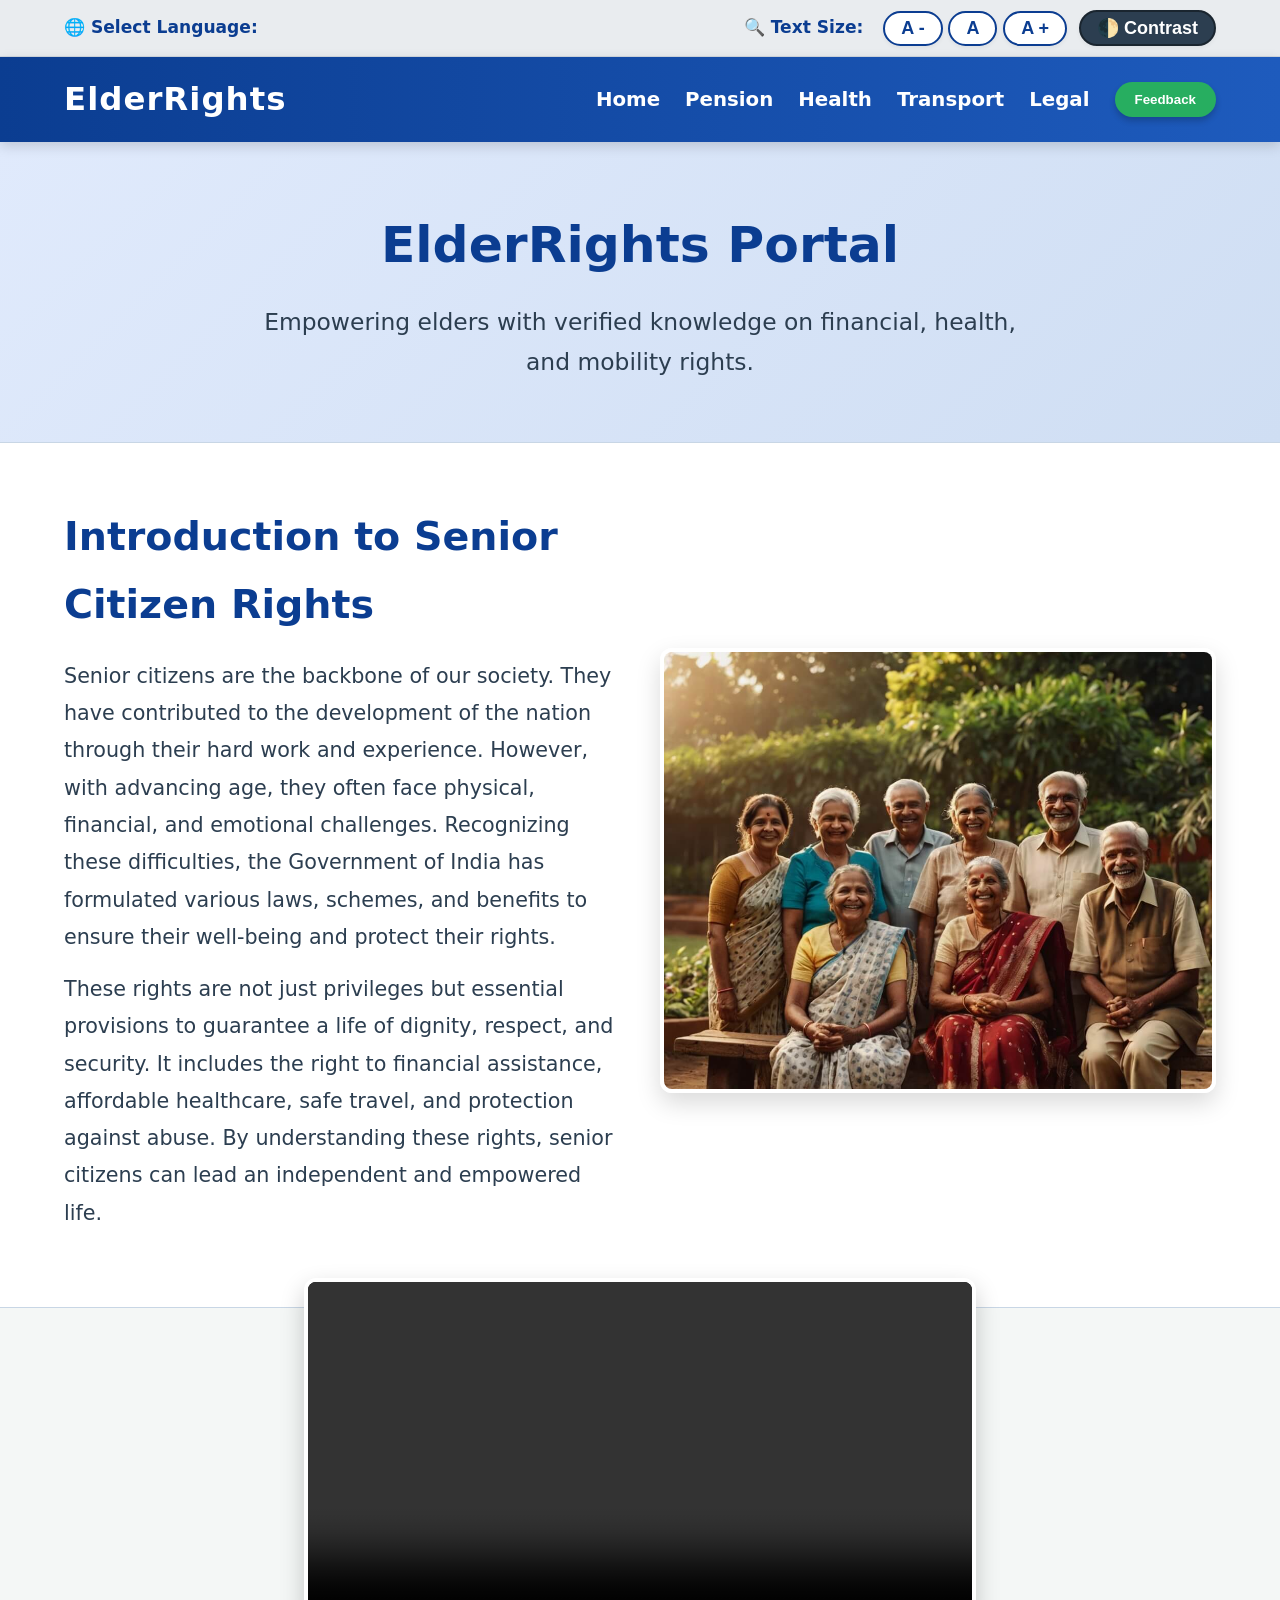
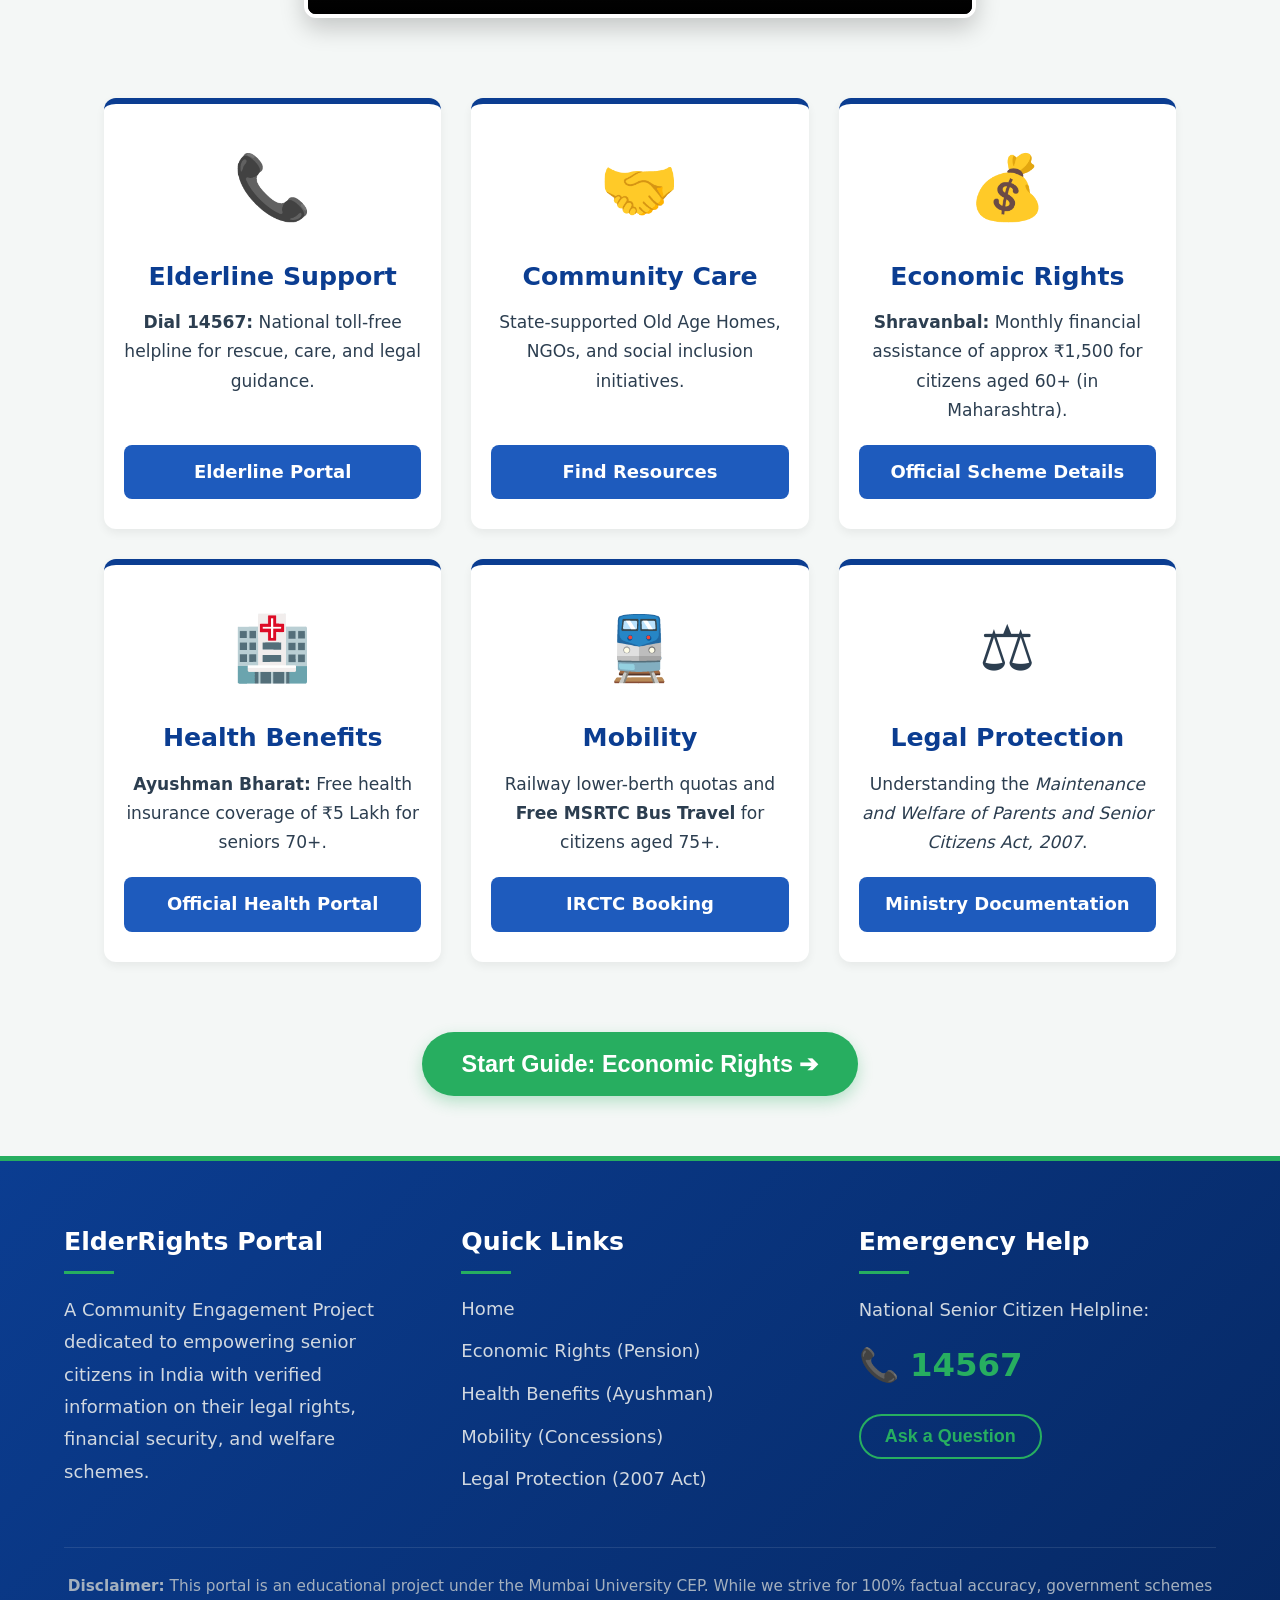
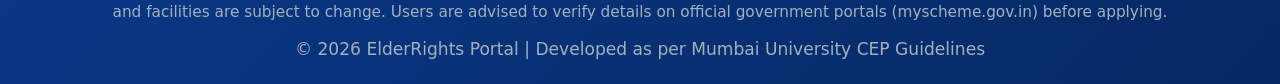
<file: ElderRights_Final/index.html>
<!doctype html>
<html lang="en">
  <head>
    <meta charset="UTF-8" />
    <meta name="viewport" content="width=device-width, initial-scale=1.0" />
    <meta http-equiv="X-UA-Compatible" content="ie=edge" />

    <title>Senior Citizen Rights Portal | Pension, Health & Mobility</title>
    <meta
      name="description"
      content="A comprehensive guide to senior citizen rights in India. Learn about IGNOAPS old age pensions, Ayushman Bharat medical benefits, and transport concessions."
    />
    <meta
      name="keywords"
      content="Senior Citizen Rights, Old Age Pension India, IGNOAPS, Ayushman Bharat seniors, Railway concession senior citizen, 2007 Maintenance Act"
    />
    <meta name="author" content="Community Engagement Project" />

    <link rel="preconnect" href="https://fonts.googleapis.com" />
    <link rel="preconnect" href="https://fonts.gstatic.com" crossorigin />
    <link
      href="https://fonts.googleapis.com/css2?family=Merriweather:wght@400;700&family=Poppins:wght@300;400;500;600;700&display=swap"
      rel="stylesheet"
    />
    <link rel="icon" href="data:;base64,iVBORw0KGgo=">

    <link rel="stylesheet" href="css/style.css" />
  </head>
  <body>
    <div class="utility-bar" aria-label="Accessibility Tools">
      <div class="utility-container">
        <div class="translate-wrapper">
          <span class="util-label">🌐 Select Language:</span>
          <div id="google_translate_element"></div>
        </div>

        <div class="accessibility-tools">
          <span class="util-label">🔍 Text Size:</span>
          <div class="zoom-buttons">
            <button
              class="btn-util"
              onclick="uiController.changeFontSize(-1)"
              aria-label="Zoom Out"
            >
              A -
            </button>
            <button
              class="btn-util"
              onclick="uiController.changeFontSize(0)"
              aria-label="Reset Zoom"
            >
              A
            </button>
            <button
              class="btn-util"
              onclick="uiController.changeFontSize(1)"
              aria-label="Zoom In"
            >
              A +
            </button>
          </div>
          <button
            class="btn-util btn-contrast"
            onclick="uiController.toggleHighContrast()"
            aria-label="Toggle High Contrast"
          >
            🌓 Contrast
          </button>
        </div>
      </div>
    </div>

    <nav class="main-nav">
      <div class="nav-logo">ElderRights</div>
      <ul class="nav-links">
        <li><a href="index.html">Home</a></li>
        <li><a href="pension.html">Pension</a></li>
        <li><a href="health.html">Health</a></li>
        <li><a href="transport.html">Transport</a></li>
        <li><a href="legal.html">Legal</a></li>
        <li>
          <button onclick="uiController.openModal()" class="btn-nav">
            Feedback
          </button>
        </li>
      </ul>
    </nav>

    <header class="hero-section">
      <div class="hero-content">
        <h1>ElderRights Portal</h1>
        <p>
          Empowering elders with verified knowledge on financial, health, and
          mobility rights.
        </p>
      </div>
    </header>

    <section class="intro-section" aria-label="Introduction">
      <div class="intro-container">
        <div class="intro-text">
          <h2>Introduction to Senior Citizen Rights</h2>
          <p>
            Senior citizens are the backbone of our society. They have
            contributed to the development of the nation through their hard work
            and experience. However, with advancing age, they often face
            physical, financial, and emotional challenges. Recognizing these
            difficulties, the Government of India has formulated various laws,
            schemes, and benefits to ensure their well-being and protect their
            rights.
          </p>
          <p>
            These rights are not just privileges but essential provisions to
            guarantee a life of dignity, respect, and security. It includes the
            right to financial assistance, affordable healthcare, safe travel,
            and protection against abuse. By understanding these rights, senior
            citizens can lead an independent and empowered life.
          </p>
        </div>
        <div class="intro-image">
          <img
            src="images/intro.jpg"
            alt="Senior Citizens Smiling"
            class="responsive-img"
          />
        </div>
      </div>
    </section>

    <section class="video-guide" aria-label="Video Introduction">
      <video class="video-player" width="100%" controls preload="none">
        <source src="videos/Senior_Citizen_s_Guide.mp4" type="video/mp4" />
        <p>
          Your browser does not support the video player.
          <a href="videos/Senior_Citizen_s_Guide.mp4" target="_blank"
            >Click here to view.</a
          >
        </p>
      </video>
    </section>

    <main class="grid-container" id="main-content">
      <article class="card module-helpline">
        <div class="card-icon">📞</div>
        <h2>Elderline Support</h2>
        <p>
          <strong>Dial 14567:</strong> National toll-free helpline for rescue,
          care, and legal guidance.
        </p>
        <a
          href="https://scw.dosje.gov.in/elderline"
          target="_blank"
          rel="noopener noreferrer"
          class="btn-external"
          >Elderline Portal</a
        >
      </article>

      <article class="card module-community">
        <div class="card-icon">🤝</div>
        <h2>Community Care</h2>
        <p>
          State-supported Old Age Homes, NGOs, and social inclusion initiatives.
        </p>
        <a
          href="https://socialjustice.gov.in/"
          target="_blank"
          rel="noopener noreferrer"
          class="btn-external"
          >Find Resources</a
        >
      </article>

      <article class="card module-pension">
        <div class="card-icon">💰</div>
        <h2>Economic Rights</h2>
        <p>
          <strong>Shravanbal:</strong> Monthly financial assistance of
          approx ₹1,500 for citizens aged 60+ (in Maharashtra).
        </p>
        <a
          href="https://www.myscheme.gov.in/schemes/sbssps"
          target="_blank"
          rel="noopener noreferrer"
          class="btn-external"
          >Official Scheme Details</a
        >
      </article>

      <article class="card module-health">
        <div class="card-icon">🏥</div>
        <h2>Health Benefits</h2>
        <p>
          <strong>Ayushman Bharat:</strong> Free health insurance coverage of ₹5
          Lakh for seniors 70+.
        </p>
        <a
          href="https://www.myscheme.gov.in/schemes/ab-pmjay"
          target="_blank"
          rel="noopener noreferrer"
          class="btn-external"
          >Official Health Portal</a
        >
      </article>

      <article class="card module-transport">
        <div class="card-icon">🚆</div>
        <h2>Mobility</h2>
        <p>
          Railway lower-berth quotas and
          <strong>Free MSRTC Bus Travel</strong> for citizens aged 75+.
        </p>
        <a
          href="https://www.irctc.co.in/"
          target="_blank"
          rel="noopener noreferrer"
          class="btn-external"
          >IRCTC Booking</a
        >
      </article>

      <article class="card module-legal">
        <div class="card-icon">⚖️</div>
        <h2>Legal Protection</h2>
        <p>
          Understanding the
          <em
            >Maintenance and Welfare of Parents and Senior Citizens Act,
            2007</em
          >.
        </p>
        <a
          href="https://socialjustice.gov.in/common/76669"
          target="_blank"
          rel="noopener noreferrer"
          class="btn-external"
          >Ministry Documentation</a
        >
      </article>
    </main>

    <div class="page-flow-nav">
      <button class="btn-next" onclick="location.href = 'pension.html'">
        Start Guide: Economic Rights ➔
      </button>
    </div>

    <div id="feedbackModal" class="modal-overlay" aria-hidden="true">
      <div class="modal-content" style="text-align: center; padding: 40px 20px;">
        <span class="close-btn" onclick="uiController.closeModal()">&times;</span>
        
        <div style="font-size: 3rem; margin-bottom: 20px;">📝</div>
        <h2 style="color: var(--primary-color);">Community Survey & Feedback</h2>
        <p style="margin-bottom: 30px; font-size: 1.1rem; color: #555;">
            To better understand the needs of our elders, we have created an official community survey. 
            Please click the button below to share your thoughts or ask a question.
        </p>
        
        <a href="https://docs.google.com/forms/d/e/1FAIpQLSer8U01h0qXJmCHxvYrnHSfbm_OJPnxm2AyUxXi0PW23bNjOA/viewform?usp=publish-editor" target="_blank" rel="noopener noreferrer" class="btn-next" style="display: inline-block; text-decoration: none; box-shadow: 0 8px 20px rgba(39, 174, 96, 0.4);">
            Open Official Survey Form ➔
        </a>
        
        <p style="margin-top: 25px; font-size: 0.9rem; color: #888;">
            <em>Note: This secure form will open safely in a new tab.</em>
        </p>
      </div>
    </div>

    <footer class="site-footer">
      <div class="footer-content">
        <div class="footer-section about">
          <h3>ElderRights Portal</h3>
          <p>
            A Community Engagement Project dedicated to empowering senior
            citizens in India with verified information on their legal rights,
            financial security, and welfare schemes.
          </p>
        </div>

        <div class="footer-section links">
          <h3>Quick Links</h3>
          <ul>
            <li><a href="index.html">Home</a></li>
            <li><a href="pension.html">Economic Rights (Pension)</a></li>
            <li><a href="health.html">Health Benefits (Ayushman)</a></li>
            <li><a href="transport.html">Mobility (Concessions)</a></li>
            <li><a href="legal.html">Legal Protection (2007 Act)</a></li>
          </ul>
        </div>

        <div class="footer-section contact">
          <h3>Emergency Help</h3>
          <p>
            National Senior Citizen Helpline:<br />
            <strong
              ><a
                href="tel:14567"
                class="helpline-link"
                aria-label="Call National Helpline 14567"
                >📞 14567</a
              ></strong
            >
          </p>
          <button onclick="uiController.openModal()" class="btn-footer-nav">
            Ask a Question
          </button>
        </div>
      </div>

      <div class="footer-bottom">
        <p style="font-size: 0.85rem; margin-bottom: 10px; color: #a4b0be">
          <strong>Disclaimer:</strong> This portal is an educational project
          under the Mumbai University CEP. While we strive for 100% factual
          accuracy, government schemes and facilities are subject to change.
          Users are advised to verify details on official government portals
          (myscheme.gov.in) before applying.
        </p>
        <p>
          &copy; 2026 ElderRights Portal | Developed as per Mumbai University
          CEP Guidelines
        </p>
      </div>
    </footer>

    <script type="text/javascript">
      function googleTranslateElementInit() {
        new google.translate.TranslateElement(
          {
            pageLanguage: "en",
            includedLanguages:
              "en,hi,bn,te,mr,ta,ur,gu,kn,ml,pa,as,or,sa,mai,sd,ne,doi,gom,mni",
            layout: google.translate.TranslateElement.InlineLayout.SIMPLE,
          },
          "google_translate_element",
        );
      }
    </script>
    <script
      type="text/javascript"
      src="https://translate.google.com/translate_a/element.js?cb=googleTranslateElementInit"
      defer
    ></script>

    <script src="js/script.js"></script>
  </body>
</html>
</file>
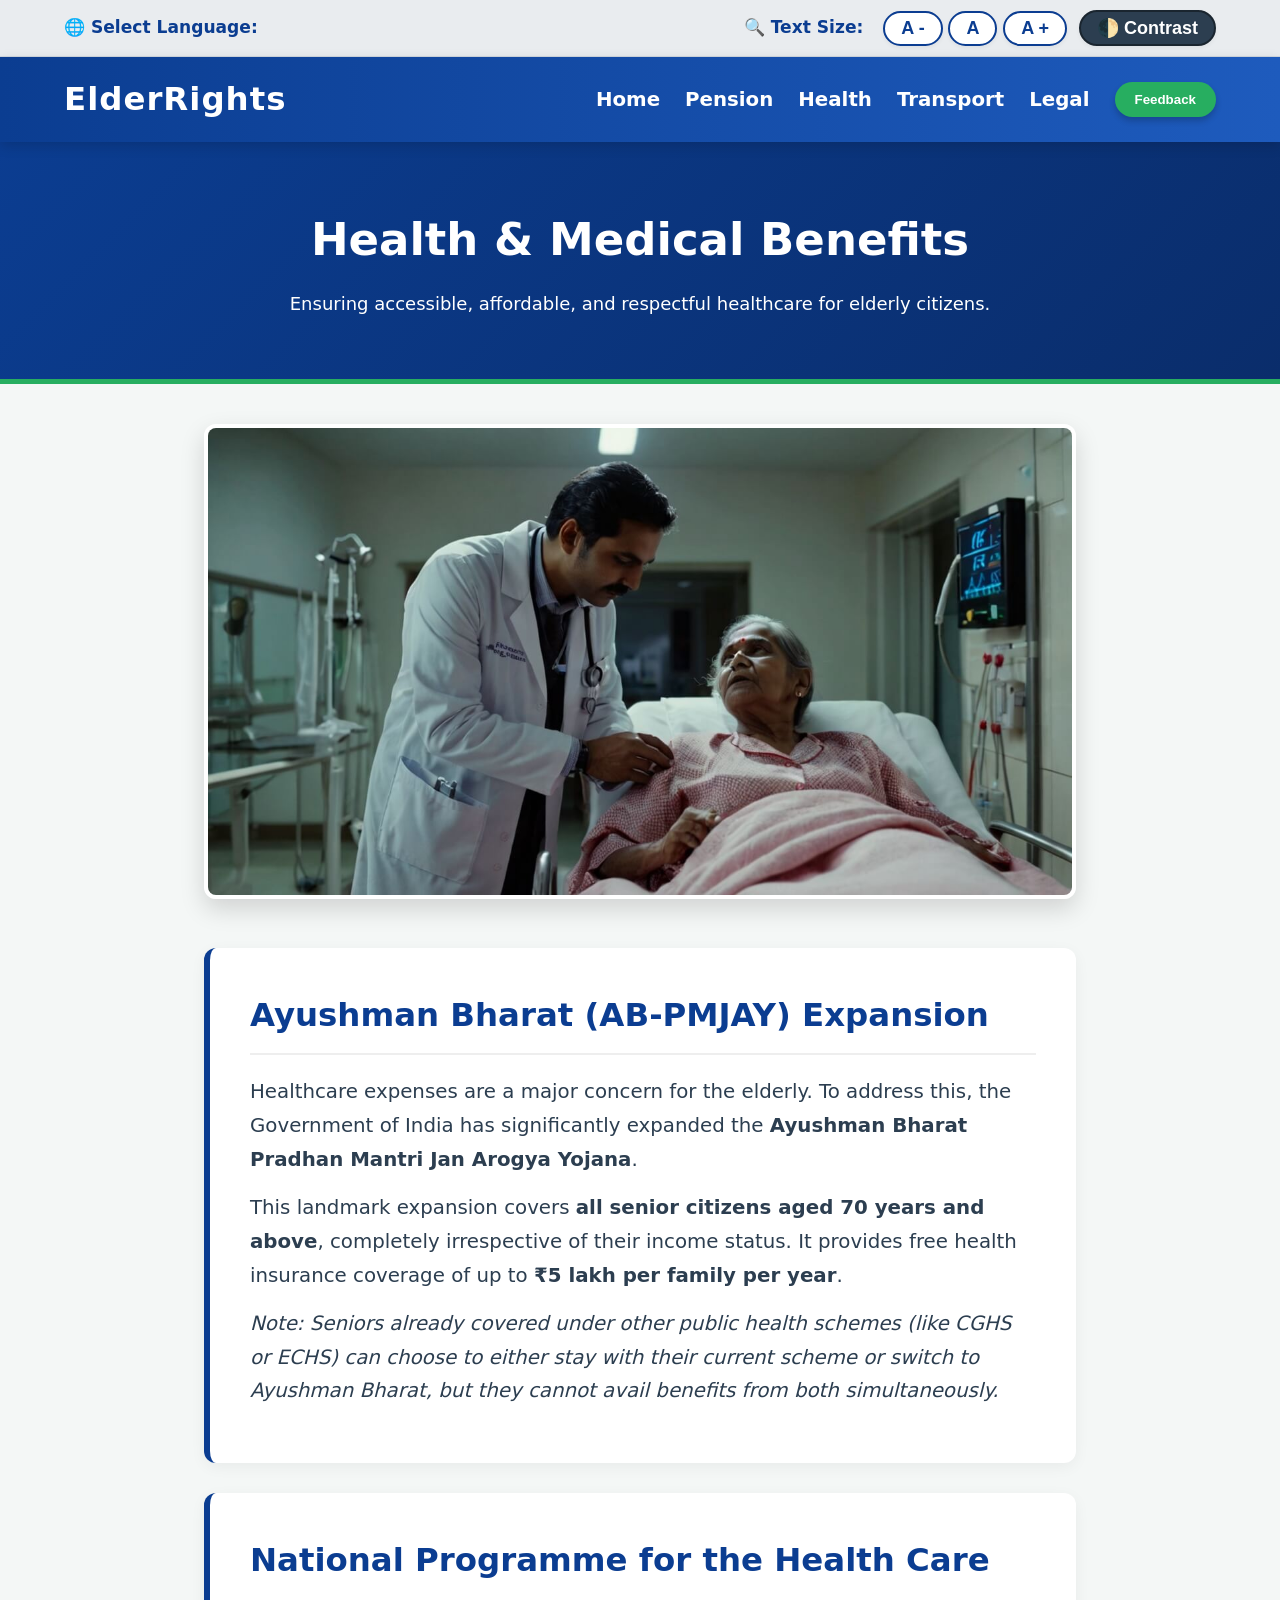
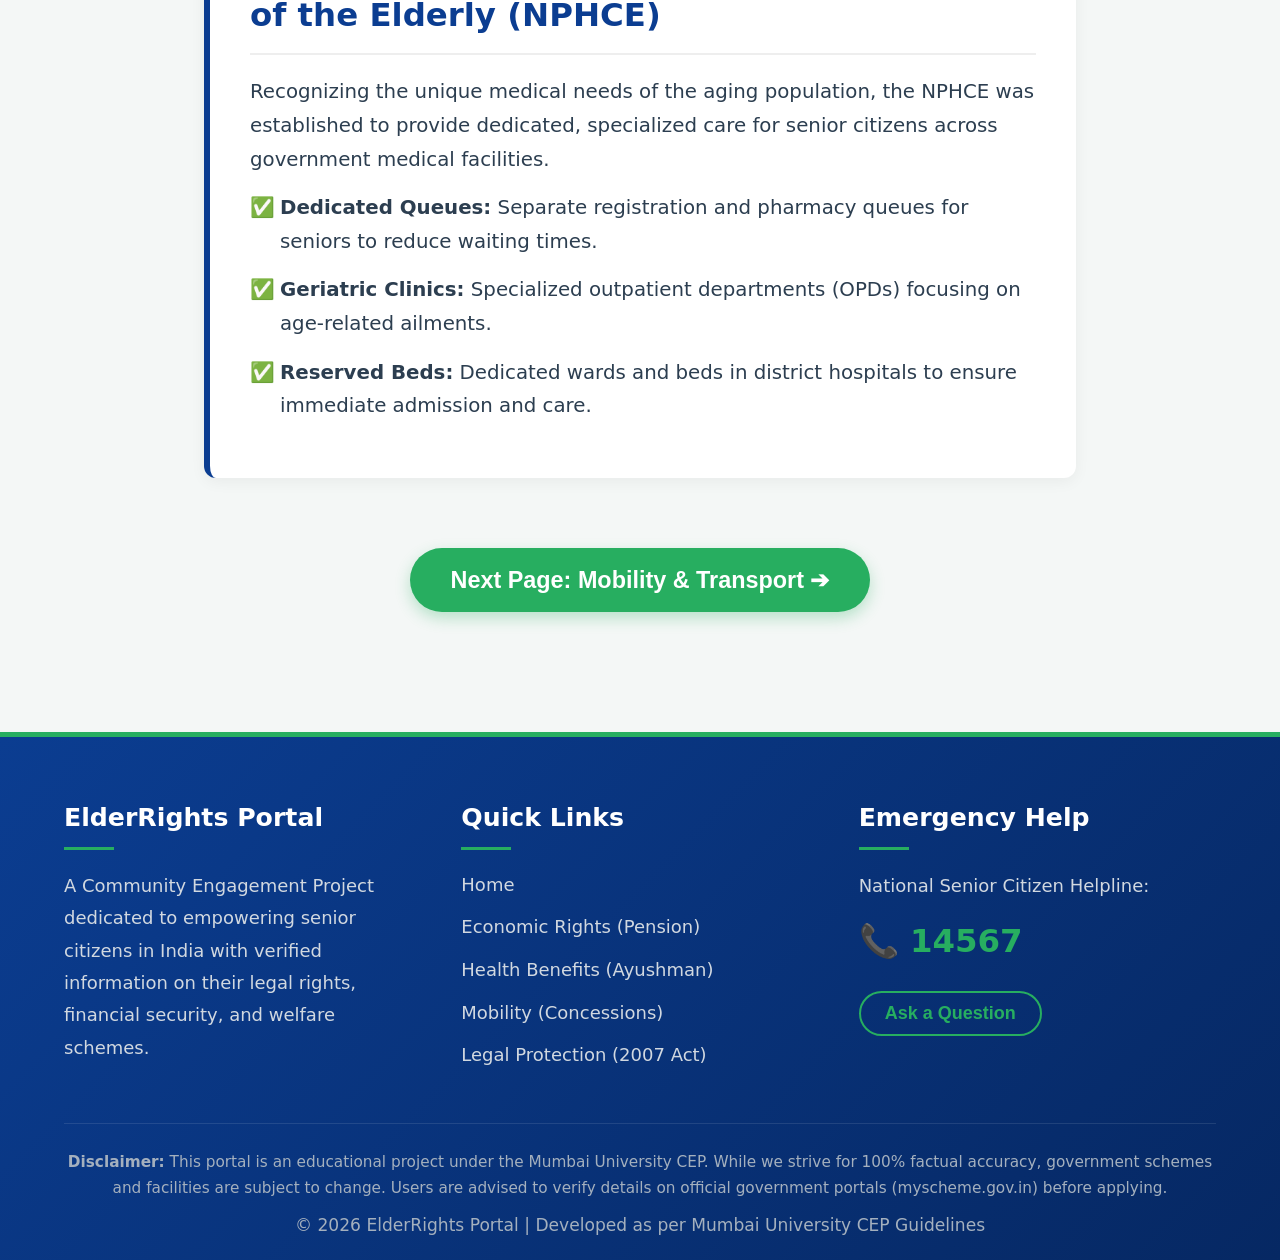
<file: ElderRights_Final/health.html>
<!doctype html>
<html lang="en">
  <head>
    <meta charset="UTF-8" />
    <meta name="viewport" content="width=device-width, initial-scale=1.0" />
    <meta http-equiv="X-UA-Compatible" content="ie=edge" />
    <title>Health Benefits | ElderRights Portal</title>
    <link rel="preconnect" href="https://fonts.googleapis.com">
    <link rel="preconnect" href="https://fonts.gstatic.com" crossorigin>
    <link href="https://fonts.googleapis.com/css2?family=Merriweather:wght@400;700&family=Poppins:wght@300;400;500;600;700&display=swap" rel="stylesheet">

    <link rel="stylesheet" href="css/style.css" />
  </head>
  <body>
    <div class="utility-bar" aria-label="Accessibility Tools">
      <div class="utility-container">
        <div class="translate-wrapper">
          <span class="util-label">🌐 Select Language:</span>
          <div id="google_translate_element"></div>
        </div>
        <div class="accessibility-tools">
          <span class="util-label">🔍 Text Size:</span>
          <div class="zoom-buttons">
            <button
              class="btn-util"
              onclick="uiController.changeFontSize(-1)"
              aria-label="Zoom Out"
            >
              A -
            </button>
            <button
              class="btn-util"
              onclick="uiController.changeFontSize(0)"
              aria-label="Reset Zoom"
            >
              A
            </button>
            <button
              class="btn-util"
              onclick="uiController.changeFontSize(1)"
              aria-label="Zoom In"
            >
              A +
            </button>
          </div>
          <button
            class="btn-util btn-contrast"
            onclick="uiController.toggleHighContrast()"
            aria-label="Toggle High Contrast"
          >
            🌓 Contrast
          </button>
        </div>
      </div>
    </div>

    <nav class="main-nav">
      <div class="nav-logo">ElderRights</div>
      <ul class="nav-links">
        <li><a href="index.html">Home</a></li>
        <li><a href="pension.html">Pension</a></li>
        <li><a href="health.html">Health</a></li>
        <li><a href="transport.html">Transport</a></li>
        <li><a href="legal.html">Legal</a></li>
        <li>
          <button onclick="uiController.openModal()" class="btn-nav">Feedback</button>
        </li>
      </ul>
    </nav>

    <header class="page-header">
      <h1>Health & Medical Benefits</h1>
      <p>
        Ensuring accessible, affordable, and respectful healthcare for elderly
        citizens.
      </p>
    </header>

    <main class="article-container" id="main-content">
      <div style="text-align: center; margin-bottom: 10px">
       <img
            src="images/health.jpg"
            alt="Senior Citizens Smiling"
            class="responsive-img"
          />
      </div>

      <article class="article-card">
        <h2>Ayushman Bharat (AB-PMJAY) Expansion</h2>
        <p>
          Healthcare expenses are a major concern for the elderly. To address
          this, the Government of India has significantly expanded the
          <strong>Ayushman Bharat Pradhan Mantri Jan Arogya Yojana</strong>.
        </p>
        <p>
          This landmark expansion covers
          <strong>all senior citizens aged 70 years and above</strong>,
          completely irrespective of their income status. It provides free
          health insurance coverage of up to
          <strong>₹5 lakh per family per year</strong>.
        </p>
        <p>
          <em
            >Note: Seniors already covered under other public health schemes
            (like CGHS or ECHS) can choose to either stay with their current
            scheme or switch to Ayushman Bharat, but they cannot avail benefits
            from both simultaneously.</em
          >
        </p>
      </article>

      <article class="article-card">
        <h2>National Programme for the Health Care of the Elderly (NPHCE)</h2>
        <p>
          Recognizing the unique medical needs of the aging population, the
          NPHCE was established to provide dedicated, specialized care for
          senior citizens across government medical facilities.
        </p>
        <ul class="article-list">
          <li>
            <strong>Dedicated Queues:</strong> Separate registration and
            pharmacy queues for seniors to reduce waiting times.
          </li>
          <li>
            <strong>Geriatric Clinics:</strong> Specialized outpatient
            departments (OPDs) focusing on age-related ailments.
          </li>
          <li>
            <strong>Reserved Beds:</strong> Dedicated wards and beds in district
            hospitals to ensure immediate admission and care.
          </li>
        </ul>
      </article>

      <div class="page-flow-nav" style="margin-top: 40px">
        <button class="btn-next" onclick="location.href = 'transport.html'">
          Next Page: Mobility & Transport ➔
        </button>
      </div>
    </main>

    <div id="feedbackModal" class="modal-overlay" aria-hidden="true">
      <div class="modal-content" style="text-align: center; padding: 40px 20px;">
        <span class="close-btn" onclick="uiController.closeModal()">&times;</span>
        
        <div style="font-size: 3rem; margin-bottom: 20px;">📝</div>
        <h2 style="color: var(--primary-color);">Community Survey & Feedback</h2>
        <p style="margin-bottom: 30px; font-size: 1.1rem; color: #555;">
            To better understand the needs of our elders, we have created an official community survey. 
            Please click the button below to share your thoughts or ask a question.
        </p>
        
        <a href="https://docs.google.com/forms/d/e/1FAIpQLSer8U01h0qXJmCHxvYrnHSfbm_OJPnxm2AyUxXi0PW23bNjOA/viewform?usp=publish-editor" target="_blank" rel="noopener noreferrer" class="btn-next" style="display: inline-block; text-decoration: none; box-shadow: 0 8px 20px rgba(39, 174, 96, 0.4);">
            Open Official Survey Form ➔
        </a>
        
        <p style="margin-top: 25px; font-size: 0.9rem; color: #888;">
            <em>Note: This secure form will open safely in a new tab.</em>
        </p>
      </div>
    </div>

    <footer class="site-footer">
      <div class="footer-content">
        <div class="footer-section about">
          <h3>ElderRights Portal</h3>
          <p>
            A Community Engagement Project dedicated to empowering senior
            citizens in India with verified information on their legal rights,
            financial security, and welfare schemes.
          </p>
        </div>

        <div class="footer-section links">
          <h3>Quick Links</h3>
          <ul>
            <li><a href="index.html">Home</a></li>
            <li><a href="pension.html">Economic Rights (Pension)</a></li>
            <li><a href="health.html">Health Benefits (Ayushman)</a></li>
            <li><a href="transport.html">Mobility (Concessions)</a></li>
            <li><a href="legal.html">Legal Protection (2007 Act)</a></li>
          </ul>
        </div>

        <div class="footer-section contact">
          <h3>Emergency Help</h3>
          <p>
            National Senior Citizen Helpline:<br />
            <strong
              ><a
                href="tel:14567"
                class="helpline-link"
                aria-label="Call National Helpline 14567"
                >📞 14567</a
              ></strong
            >
          </p>
          <button onclick="uiController.openModal()" class="btn-footer-nav">
            Ask a Question
          </button>
        </div>
      </div>
      <div class="footer-bottom">
        <p style="font-size: 0.85rem; margin-bottom: 10px; color: #a4b0be">
          <strong>Disclaimer:</strong> This portal is an educational project
          under the Mumbai University CEP. While we strive for 100% factual
          accuracy, government schemes and facilities are subject to change.
          Users are advised to verify details on official government portals
          (myscheme.gov.in) before applying.
        </p>
        <p>
          &copy; 2026 ElderRights Portal | Developed as per Mumbai University
          CEP Guidelines
        </p>
      </div>
    </footer>

    <script type="text/javascript">
      function googleTranslateElementInit() {
        new google.translate.TranslateElement(
          {
            pageLanguage: "en",
            includedLanguages:
              "en,hi,bn,te,mr,ta,ur,gu,kn,ml,pa,as,or,sa,mai,sd,ne,doi,gom,mni",
            layout: google.translate.TranslateElement.InlineLayout.SIMPLE,
          },
          "google_translate_element",
        );
      }
    </script>
    <script
      type="text/javascript"
      src="https://translate.google.com/translate_a/element.js?cb=googleTranslateElementInit"
      defer
    ></script>
    <script src="js/script.js"></script>
  </body>
</html>
</file>
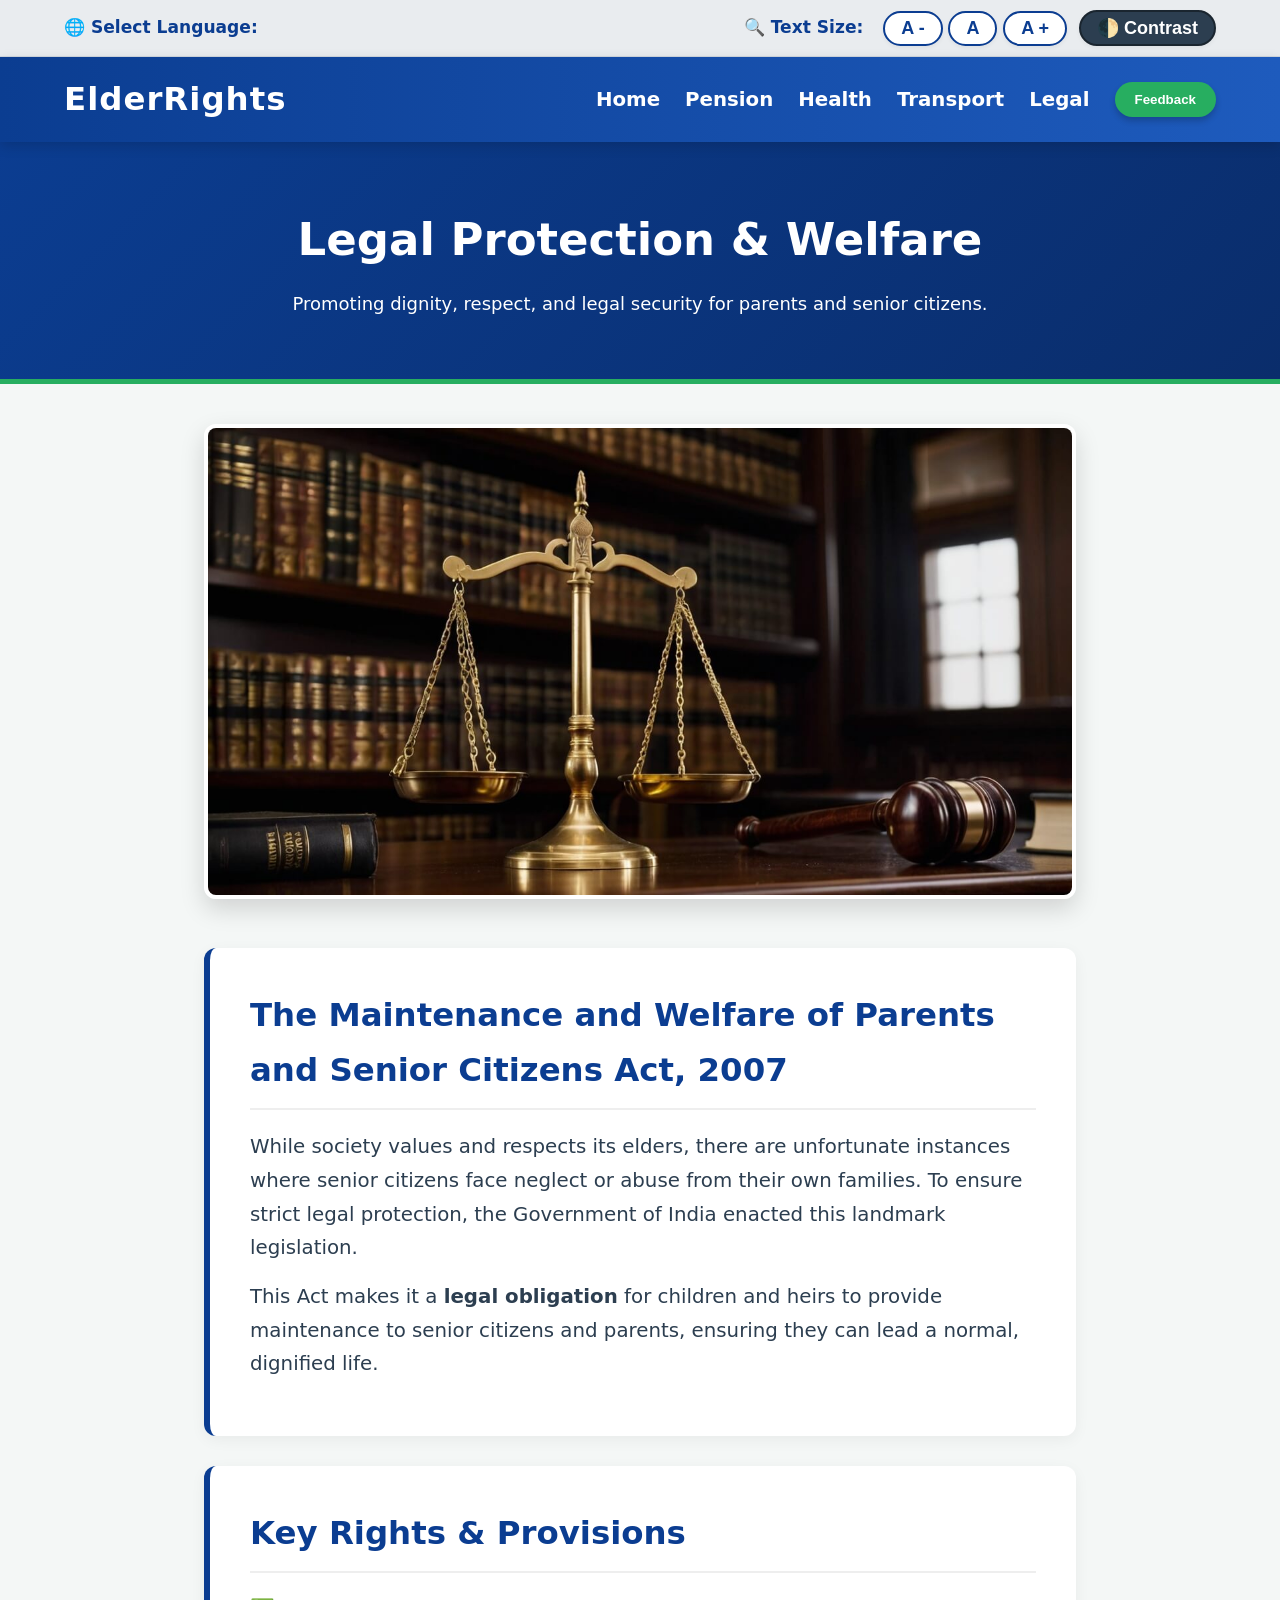
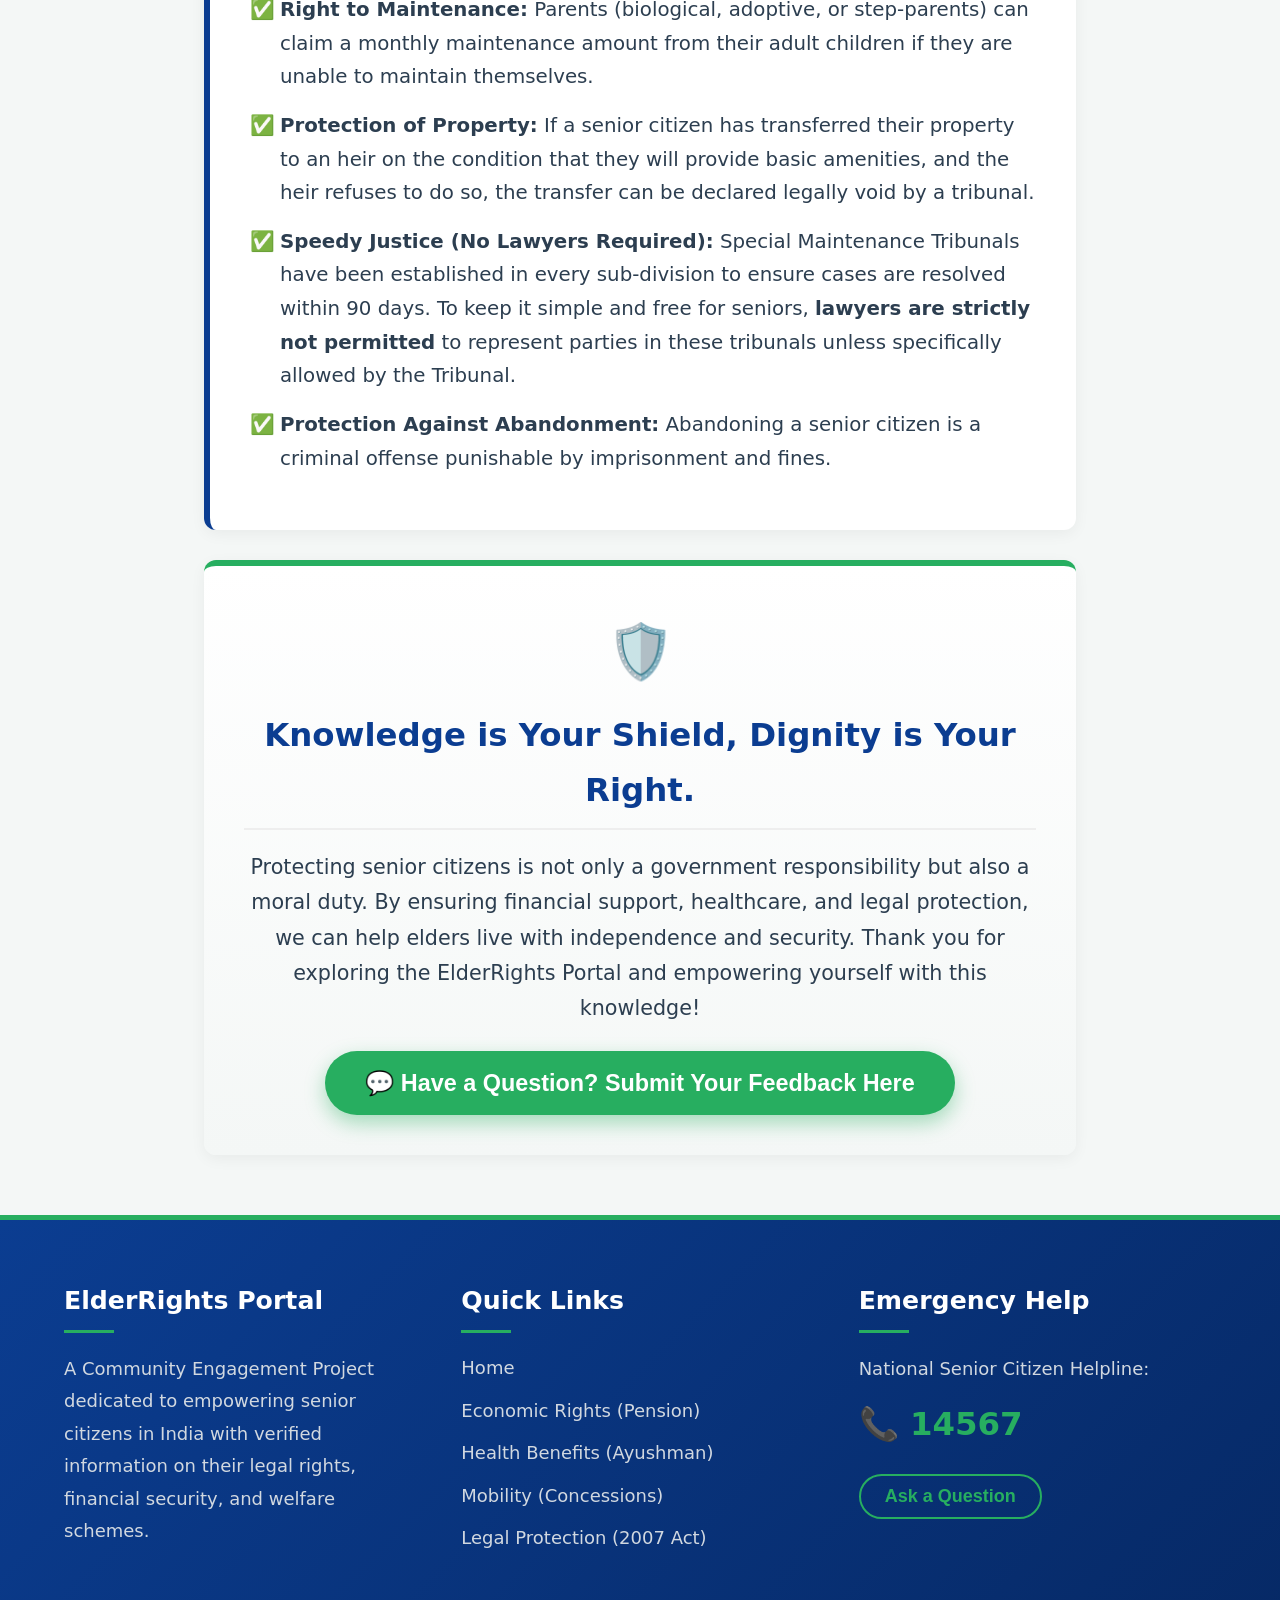
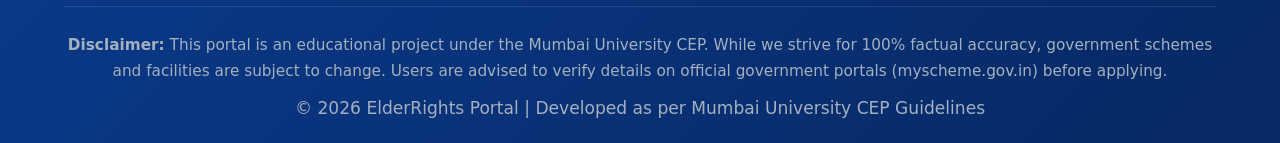
<file: ElderRights_Final/legal.html>
<!doctype html>
<html lang="en">
  <head>
    <meta charset="UTF-8" />
    <meta name="viewport" content="width=device-width, initial-scale=1.0" />
    <meta http-equiv="X-UA-Compatible" content="ie=edge" />
    <title>Legal Protection | ElderRights Portal</title>
    <link rel="preconnect" href="https://fonts.googleapis.com">
    <link rel="preconnect" href="https://fonts.gstatic.com" crossorigin>
    <link href="https://fonts.googleapis.com/css2?family=Merriweather:wght@400;700&family=Poppins:wght@300;400;500;600;700&display=swap" rel="stylesheet">

    <link rel="stylesheet" href="css/style.css" />
  </head>
  <body>
    <div class="utility-bar" aria-label="Accessibility Tools">
      <div class="utility-container">
        <div class="translate-wrapper">
          <span class="util-label">🌐 Select Language:</span>
          <div id="google_translate_element"></div>
        </div>
        <div class="accessibility-tools">
          <span class="util-label">🔍 Text Size:</span>
          <div class="zoom-buttons">
            <button
              class="btn-util"
              onclick="uiController.changeFontSize(-1)"
              aria-label="Zoom Out"
            >
              A -
            </button>
            <button
              class="btn-util"
              onclick="uiController.changeFontSize(0)"
              aria-label="Reset Zoom"
            >
              A
            </button>
            <button
              class="btn-util"
              onclick="uiController.changeFontSize(1)"
              aria-label="Zoom In"
            >
              A +
            </button>
          </div>
          <button
            class="btn-util btn-contrast"
            onclick="uiController.toggleHighContrast()"
            aria-label="Toggle High Contrast"
          >
            🌓 Contrast
          </button>
        </div>
      </div>
    </div>

    <nav class="main-nav">
      <div class="nav-logo">ElderRights</div>
      <ul class="nav-links">
        <li><a href="index.html">Home</a></li>
        <li><a href="pension.html">Pension</a></li>
        <li><a href="health.html">Health</a></li>
        <li><a href="transport.html">Transport</a></li>
        <li><a href="legal.html">Legal</a></li>
        <li>
          <button onclick="uiController.openModal()" class="btn-nav">Feedback</button>
        </li>
      </ul>
    </nav>

    <header class="page-header">
      <h1>Legal Protection & Welfare</h1>
      <p>
        Promoting dignity, respect, and legal security for parents and senior
        citizens.
      </p>
    </header>

    <main class="article-container" id="main-content">
      <div style="text-align: center; margin-bottom: 10px">
        <img
            src="images/legal.jpg"
            alt="Senior Citizens Smiling"
            class="responsive-img"
          />
      </div>

      <article class="article-card">
        <h2>
          The Maintenance and Welfare of Parents and Senior Citizens Act, 2007
        </h2>
        <p>
          While society values and respects its elders, there are unfortunate
          instances where senior citizens face neglect or abuse from their own
          families. To ensure strict legal protection, the Government of India
          enacted this landmark legislation.
        </p>
        <p>
          This Act makes it a <strong>legal obligation</strong> for children and
          heirs to provide maintenance to senior citizens and parents, ensuring
          they can lead a normal, dignified life.
        </p>
      </article>

      <article class="article-card">
        <h2>Key Rights & Provisions</h2>
        <ul class="article-list">
          <li>
            <strong>Right to Maintenance:</strong> Parents (biological,
            adoptive, or step-parents) can claim a monthly maintenance amount
            from their adult children if they are unable to maintain themselves.
          </li>
          <li>
            <strong>Protection of Property:</strong> If a senior citizen has
            transferred their property to an heir on the condition that they
            will provide basic amenities, and the heir refuses to do so, the
            transfer can be declared legally void by a tribunal.
          </li>
          <li>
            <strong>Speedy Justice (No Lawyers Required):</strong> Special
            Maintenance Tribunals have been established in every sub-division to
            ensure cases are resolved within 90 days. To keep it simple and free
            for seniors, <strong>lawyers are strictly not permitted</strong> to
            represent parties in these tribunals unless specifically allowed by
            the Tribunal.
          </li>
          <li>
            <strong>Protection Against Abandonment:</strong> Abandoning a senior
            citizen is a criminal offense punishable by imprisonment and fines.
          </li>
        </ul>
      </article>

      <article
        class="article-card"
        style="
          text-align: center;
          border-left: none;
          border-top: 6px solid var(--btn-bg);
          background: linear-gradient(
            to bottom,
            var(--card-bg),
            var(--secondary-color)
          );
        "
      >
        <div style="font-size: 3rem; margin-bottom: 10px">🛡️</div>
        <h2 style="color: var(--primary-color)">
          Knowledge is Your Shield, Dignity is Your Right.
        </h2>
        <p
          style="font-size: 1.15rem; max-width: 800px; margin: 0 auto 25px auto"
        >
          Protecting senior citizens is not only a government responsibility but
          also a moral duty. By ensuring financial support, healthcare, and
          legal protection, we can help elders live with independence and
          security. Thank you for exploring the ElderRights Portal and
          empowering yourself with this knowledge!
        </p>

        <button
          class="btn-next"
          onclick="uiController.openModal()"
          style="box-shadow: 0 8px 20px rgba(39, 174, 96, 0.4)"
        >
          💬 Have a Question? Submit Your Feedback Here
        </button>
      </article>
    </main>

    <div id="feedbackModal" class="modal-overlay" aria-hidden="true">
      <div class="modal-content" style="text-align: center; padding: 40px 20px;">
        <span class="close-btn" onclick="uiController.closeModal()">&times;</span>
        
        <div style="font-size: 3rem; margin-bottom: 20px;">📝</div>
        <h2 style="color: var(--primary-color);">Community Survey & Feedback</h2>
        <p style="margin-bottom: 30px; font-size: 1.1rem; color: #555;">
            To better understand the needs of our elders, we have created an official community survey. 
            Please click the button below to share your thoughts or ask a question.
        </p>
        
        <a href="https://docs.google.com/forms/d/e/1FAIpQLSer8U01h0qXJmCHxvYrnHSfbm_OJPnxm2AyUxXi0PW23bNjOA/viewform?usp=publish-editor" target="_blank" rel="noopener noreferrer" class="btn-next" style="display: inline-block; text-decoration: none; box-shadow: 0 8px 20px rgba(39, 174, 96, 0.4);">
            Open Official Survey Form ➔
        </a>
        
        <p style="margin-top: 25px; font-size: 0.9rem; color: #888;">
            <em>Note: This secure form will open safely in a new tab.</em>
        </p>
      </div>
    </div>

    <footer class="site-footer">
      <div class="footer-content">
        <div class="footer-section about">
          <h3>ElderRights Portal</h3>
          <p>
            A Community Engagement Project dedicated to empowering senior
            citizens in India with verified information on their legal rights,
            financial security, and welfare schemes.
          </p>
        </div>

        <div class="footer-section links">
          <h3>Quick Links</h3>
          <ul>
            <li><a href="index.html">Home</a></li>
            <li><a href="pension.html">Economic Rights (Pension)</a></li>
            <li><a href="health.html">Health Benefits (Ayushman)</a></li>
            <li><a href="transport.html">Mobility (Concessions)</a></li>
            <li><a href="legal.html">Legal Protection (2007 Act)</a></li>
          </ul>
        </div>

        <div class="footer-section contact">
          <h3>Emergency Help</h3>
          <p>
            National Senior Citizen Helpline:<br />
            <strong
              ><a
                href="tel:14567"
                class="helpline-link"
                aria-label="Call National Helpline 14567"
                >📞 14567</a
              ></strong
            >
          </p>
          <button onclick="uiController.openModal()" class="btn-footer-nav">
            Ask a Question
          </button>
        </div>
      </div>
      <div class="footer-bottom">
        <p style="font-size: 0.85rem; margin-bottom: 10px; color: #a4b0be">
          <strong>Disclaimer:</strong> This portal is an educational project
          under the Mumbai University CEP. While we strive for 100% factual
          accuracy, government schemes and facilities are subject to change.
          Users are advised to verify details on official government portals
          (myscheme.gov.in) before applying.
        </p>
        <p>
          &copy; 2026 ElderRights Portal | Developed as per Mumbai University
          CEP Guidelines
        </p>
      </div>
    </footer>

    <script type="text/javascript">
      function googleTranslateElementInit() {
        new google.translate.TranslateElement(
          {
            pageLanguage: "en",
            includedLanguages:
              "en,hi,bn,te,mr,ta,ur,gu,kn,ml,pa,as,or,sa,mai,sd,ne,doi,gom,mni",
            layout: google.translate.TranslateElement.InlineLayout.SIMPLE,
          },
          "google_translate_element",
        );
      }
    </script>
    <script
      type="text/javascript"
      src="https://translate.google.com/translate_a/element.js?cb=googleTranslateElementInit"
      defer
    ></script>
    <script src="js/script.js"></script>
  </body>
</html>
</file>
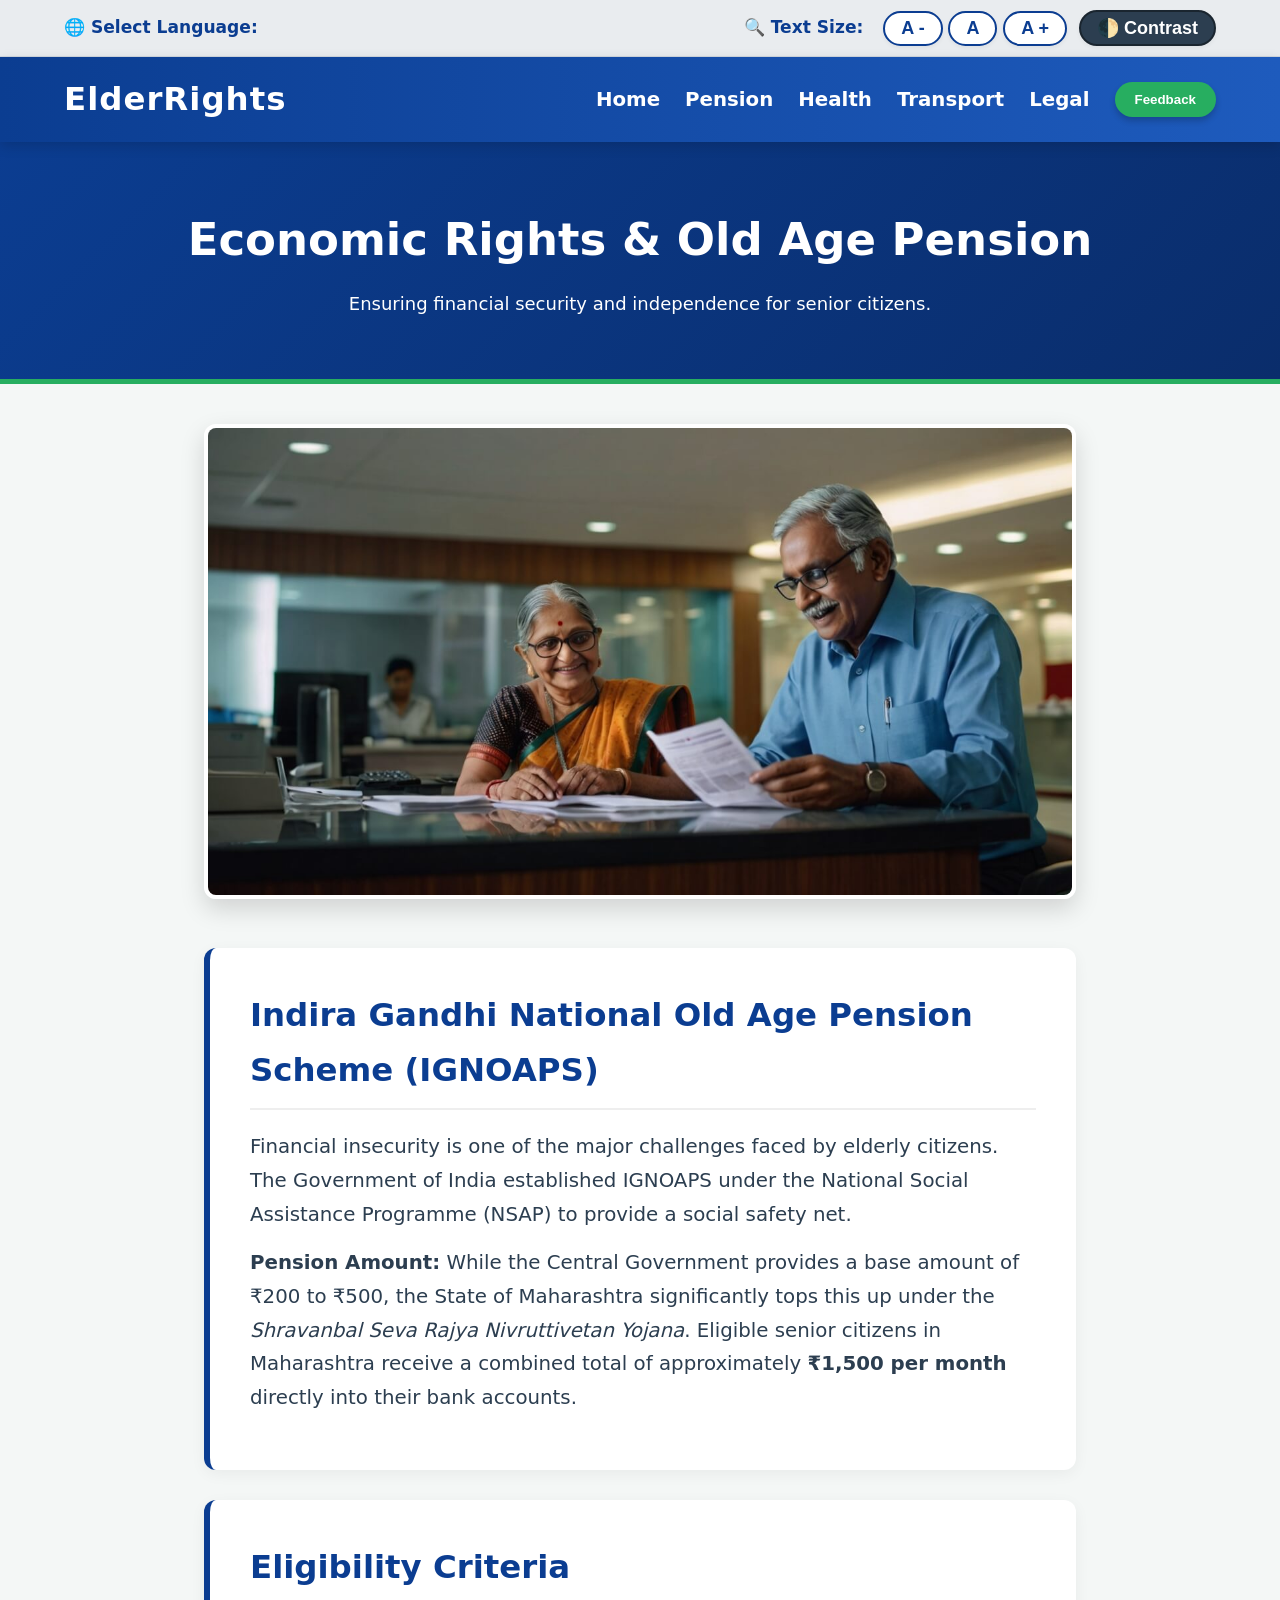
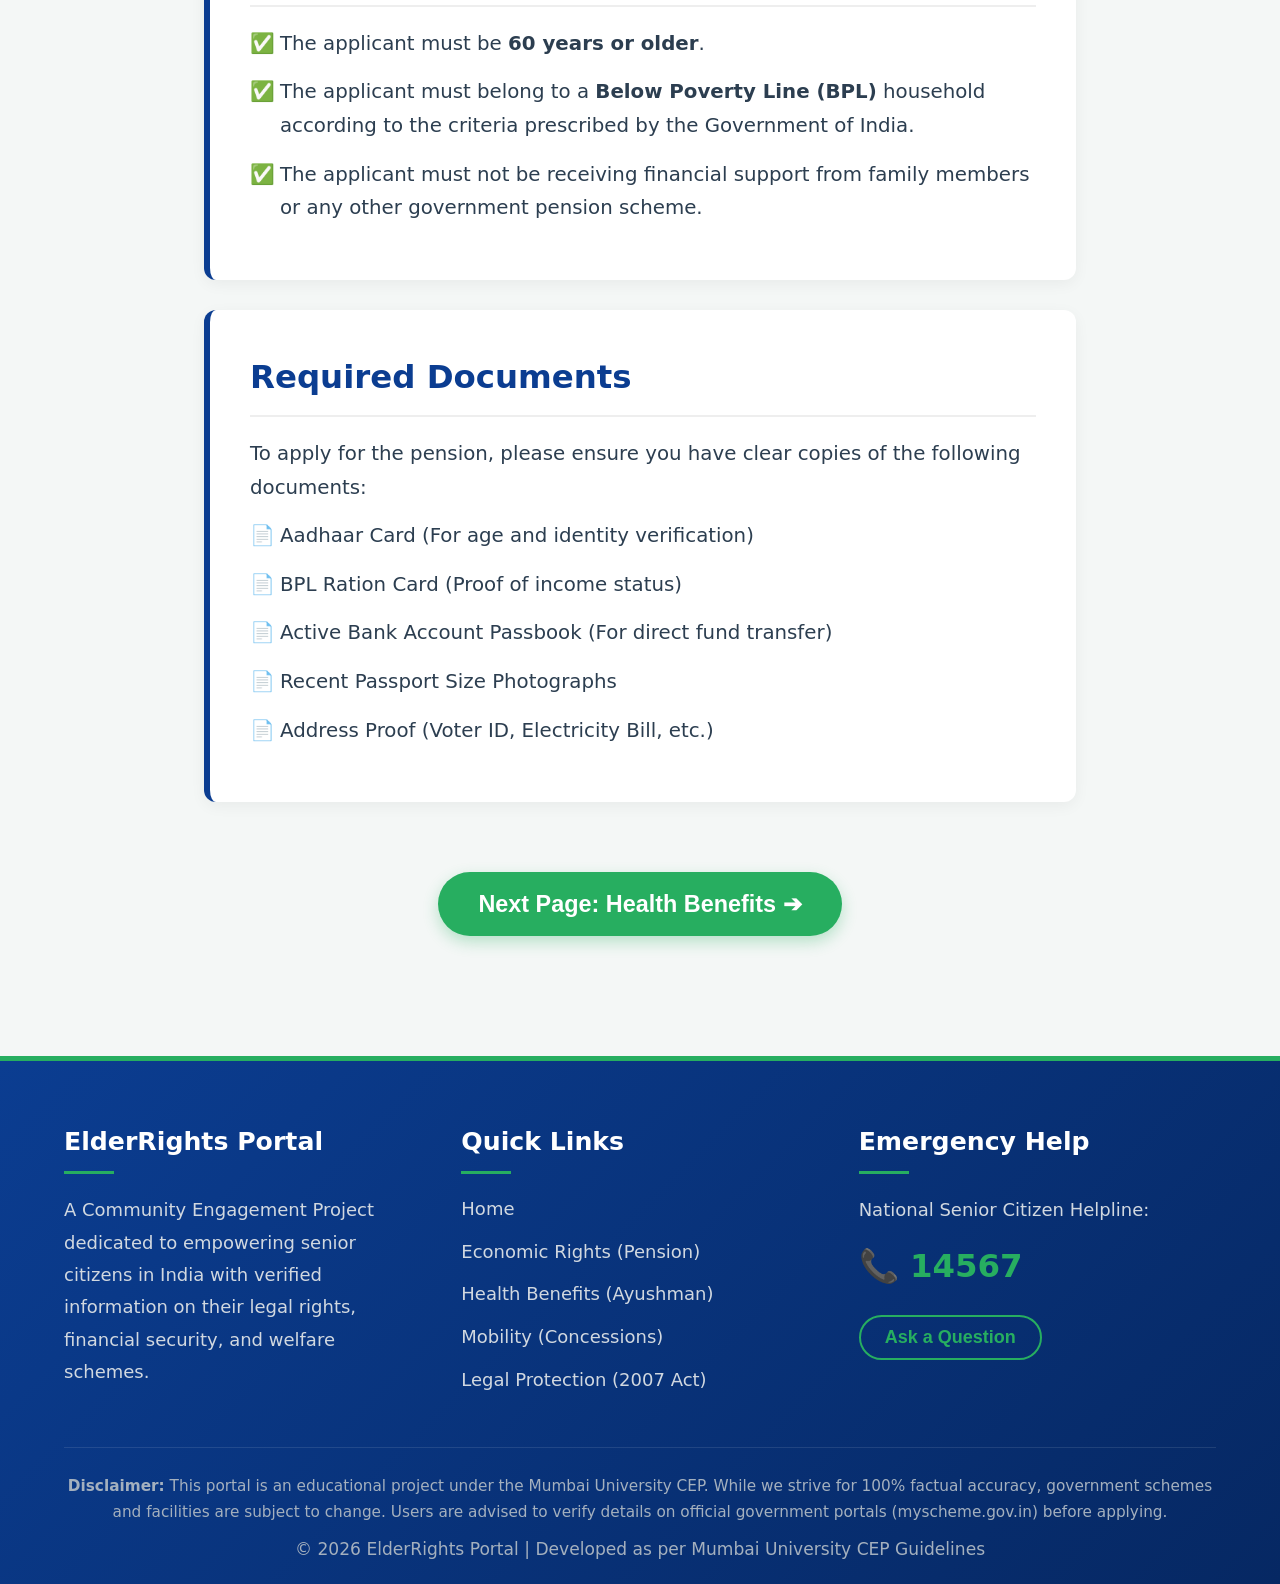
<file: ElderRights_Final/pension.html>
<!doctype html>
<html lang="en">
  <head>
    <meta charset="UTF-8" />
    <meta name="viewport" content="width=device-width, initial-scale=1.0" />
    <meta http-equiv="X-UA-Compatible" content="ie=edge" />
    <title>Economic Rights & Pension | ElderRights Portal</title>
    <link rel="preconnect" href="https://fonts.googleapis.com">
    <link rel="preconnect" href="https://fonts.gstatic.com" crossorigin>
    <link href="https://fonts.googleapis.com/css2?family=Merriweather:wght@400;700&family=Poppins:wght@300;400;500;600;700&display=swap" rel="stylesheet">

    <link rel="stylesheet" href="css/style.css" />
  </head>
  <body>
    <div class="utility-bar" aria-label="Accessibility Tools">
      <div class="utility-container">
        <div class="translate-wrapper">
          <span class="util-label">🌐 Select Language:</span>
          <div id="google_translate_element"></div>
        </div>
        <div class="accessibility-tools">
          <span class="util-label">🔍 Text Size:</span>
          <div class="zoom-buttons">
            <button
              class="btn-util"
              onclick="uiController.changeFontSize(-1)"
              aria-label="Zoom Out"
            >
              A -
            </button>
            <button
              class="btn-util"
              onclick="uiController.changeFontSize(0)"
              aria-label="Reset Zoom"
            >
              A
            </button>
            <button
              class="btn-util"
              onclick="uiController.changeFontSize(1)"
              aria-label="Zoom In"
            >
              A +
            </button>
          </div>
          <button
            class="btn-util btn-contrast"
            onclick="uiController.toggleHighContrast()"
            aria-label="Toggle High Contrast"
          >
            🌓 Contrast
          </button>
        </div>
      </div>
    </div>

    <nav class="main-nav">
      <div class="nav-logo">ElderRights</div>
     <ul class="nav-links">
        <li><a href="index.html">Home</a></li>
        <li><a href="pension.html">Pension</a></li>
        <li><a href="health.html">Health</a></li>
        <li><a href="transport.html">Transport</a></li>
        <li><a href="legal.html">Legal</a></li>
        <li>
          <button onclick="uiController.openModal()" class="btn-nav">Feedback</button>
        </li>
      </ul>
    </nav>

    <header class="page-header">
      <h1>Economic Rights & Old Age Pension</h1>
      <p>Ensuring financial security and independence for senior citizens.</p>
    </header>

    <main class="article-container" id="main-content">
      <div style="text-align: center; margin-bottom: 10px">
        <img
            src="images/pension.jpg"
            alt="Senior Citizens Smiling"
            class="responsive-img"
          />
      </div>

      <article class="article-card">
        <h2>Indira Gandhi National Old Age Pension Scheme (IGNOAPS)</h2>
        <p>
          Financial insecurity is one of the major challenges faced by elderly
          citizens. The Government of India established IGNOAPS under the
          National Social Assistance Programme (NSAP) to provide a social safety
          net.
        </p>
        <p>
          <strong>Pension Amount:</strong> While the Central Government provides
          a base amount of ₹200 to ₹500, the State of Maharashtra significantly
          tops this up under the
          <em>Shravanbal Seva Rajya Nivruttivetan Yojana</em>. Eligible senior
          citizens in Maharashtra receive a combined total of approximately
          <strong>₹1,500 per month</strong> directly into their bank accounts.
        </p>
      </article>

      <article class="article-card">
        <h2>Eligibility Criteria</h2>
        <ul class="article-list">
          <li>The applicant must be <strong>60 years or older</strong>.</li>
          <li>
            The applicant must belong to a
            <strong>Below Poverty Line (BPL)</strong> household according to the
            criteria prescribed by the Government of India.
          </li>
          <li>
            The applicant must not be receiving financial support from family
            members or any other government pension scheme.
          </li>
        </ul>
      </article>

      <article class="article-card">
        <h2>Required Documents</h2>
        <p>
          To apply for the pension, please ensure you have clear copies of the
          following documents:
        </p>
        <ul class="article-list document-list">
          <li>Aadhaar Card (For age and identity verification)</li>
          <li>BPL Ration Card (Proof of income status)</li>
          <li>Active Bank Account Passbook (For direct fund transfer)</li>
          <li>Recent Passport Size Photographs</li>
          <li>Address Proof (Voter ID, Electricity Bill, etc.)</li>
        </ul>
      </article>

      <div class="page-flow-nav" style="margin-top: 40px">
        <button class="btn-next" onclick="location.href = 'health.html'">
          Next Page: Health Benefits ➔
        </button>
      </div>
    </main>

    <div id="feedbackModal" class="modal-overlay" aria-hidden="true">
      <div class="modal-content" style="text-align: center; padding: 40px 20px;">
        <span class="close-btn" onclick="uiController.closeModal()">&times;</span>
        
        <div style="font-size: 3rem; margin-bottom: 20px;">📝</div>
        <h2 style="color: var(--primary-color);">Community Survey & Feedback</h2>
        <p style="margin-bottom: 30px; font-size: 1.1rem; color: #555;">
            To better understand the needs of our elders, we have created an official community survey. 
            Please click the button below to share your thoughts or ask a question.
        </p>
        
        <a href="https://docs.google.com/forms/d/e/1FAIpQLSer8U01h0qXJmCHxvYrnHSfbm_OJPnxm2AyUxXi0PW23bNjOA/viewform?usp=publish-editor" target="_blank" rel="noopener noreferrer" class="btn-next" style="display: inline-block; text-decoration: none; box-shadow: 0 8px 20px rgba(39, 174, 96, 0.4);">
            Open Official Survey Form ➔
        </a>
        
        <p style="margin-top: 25px; font-size: 0.9rem; color: #888;">
            <em>Note: This secure form will open safely in a new tab.</em>
        </p>
      </div>
    </div>

    <footer class="site-footer">
      <div class="footer-content">
        <div class="footer-section about">
          <h3>ElderRights Portal</h3>
          <p>
            A Community Engagement Project dedicated to empowering senior
            citizens in India with verified information on their legal rights,
            financial security, and welfare schemes.
          </p>
        </div>

        <div class="footer-section links">
          <h3>Quick Links</h3>
          <ul>
            <li><a href="index.html">Home</a></li>
            <li><a href="pension.html">Economic Rights (Pension)</a></li>
            <li><a href="health.html">Health Benefits (Ayushman)</a></li>
            <li><a href="transport.html">Mobility (Concessions)</a></li>
            <li><a href="legal.html">Legal Protection (2007 Act)</a></li>
          </ul>
        </div>

        <div class="footer-section contact">
          <h3>Emergency Help</h3>
          <p>
            National Senior Citizen Helpline:<br />
            <strong
              ><a
                href="tel:14567"
                class="helpline-link"
                aria-label="Call National Helpline 14567"
                >📞 14567</a
              ></strong
            >
          </p>
          <button onclick="uiController.openModal()" class="btn-footer-nav">
            Ask a Question
          </button>
        </div>
      </div>
      <div class="footer-bottom">
        <p style="font-size: 0.85rem; margin-bottom: 10px; color: #a4b0be">
          <strong>Disclaimer:</strong> This portal is an educational project
          under the Mumbai University CEP. While we strive for 100% factual
          accuracy, government schemes and facilities are subject to change.
          Users are advised to verify details on official government portals
          (myscheme.gov.in) before applying.
        </p>
        <p>
          &copy; 2026 ElderRights Portal | Developed as per Mumbai University
          CEP Guidelines
        </p>
      </div>
    </footer>

    <script type="text/javascript">
      function googleTranslateElementInit() {
        new google.translate.TranslateElement(
          {
            pageLanguage: "en",
            includedLanguages:
              "en,hi,bn,te,mr,ta,ur,gu,kn,ml,pa,as,or,sa,mai,sd,ne,doi,gom,mni",
            layout: google.translate.TranslateElement.InlineLayout.SIMPLE,
          },
          "google_translate_element",
        );
      }
    </script>
    <script
      type="text/javascript"
      src="https://translate.google.com/translate_a/element.js?cb=googleTranslateElementInit"
      defer
    ></script>
    <script src="js/script.js"></script>
  </body>
</html>
</file>
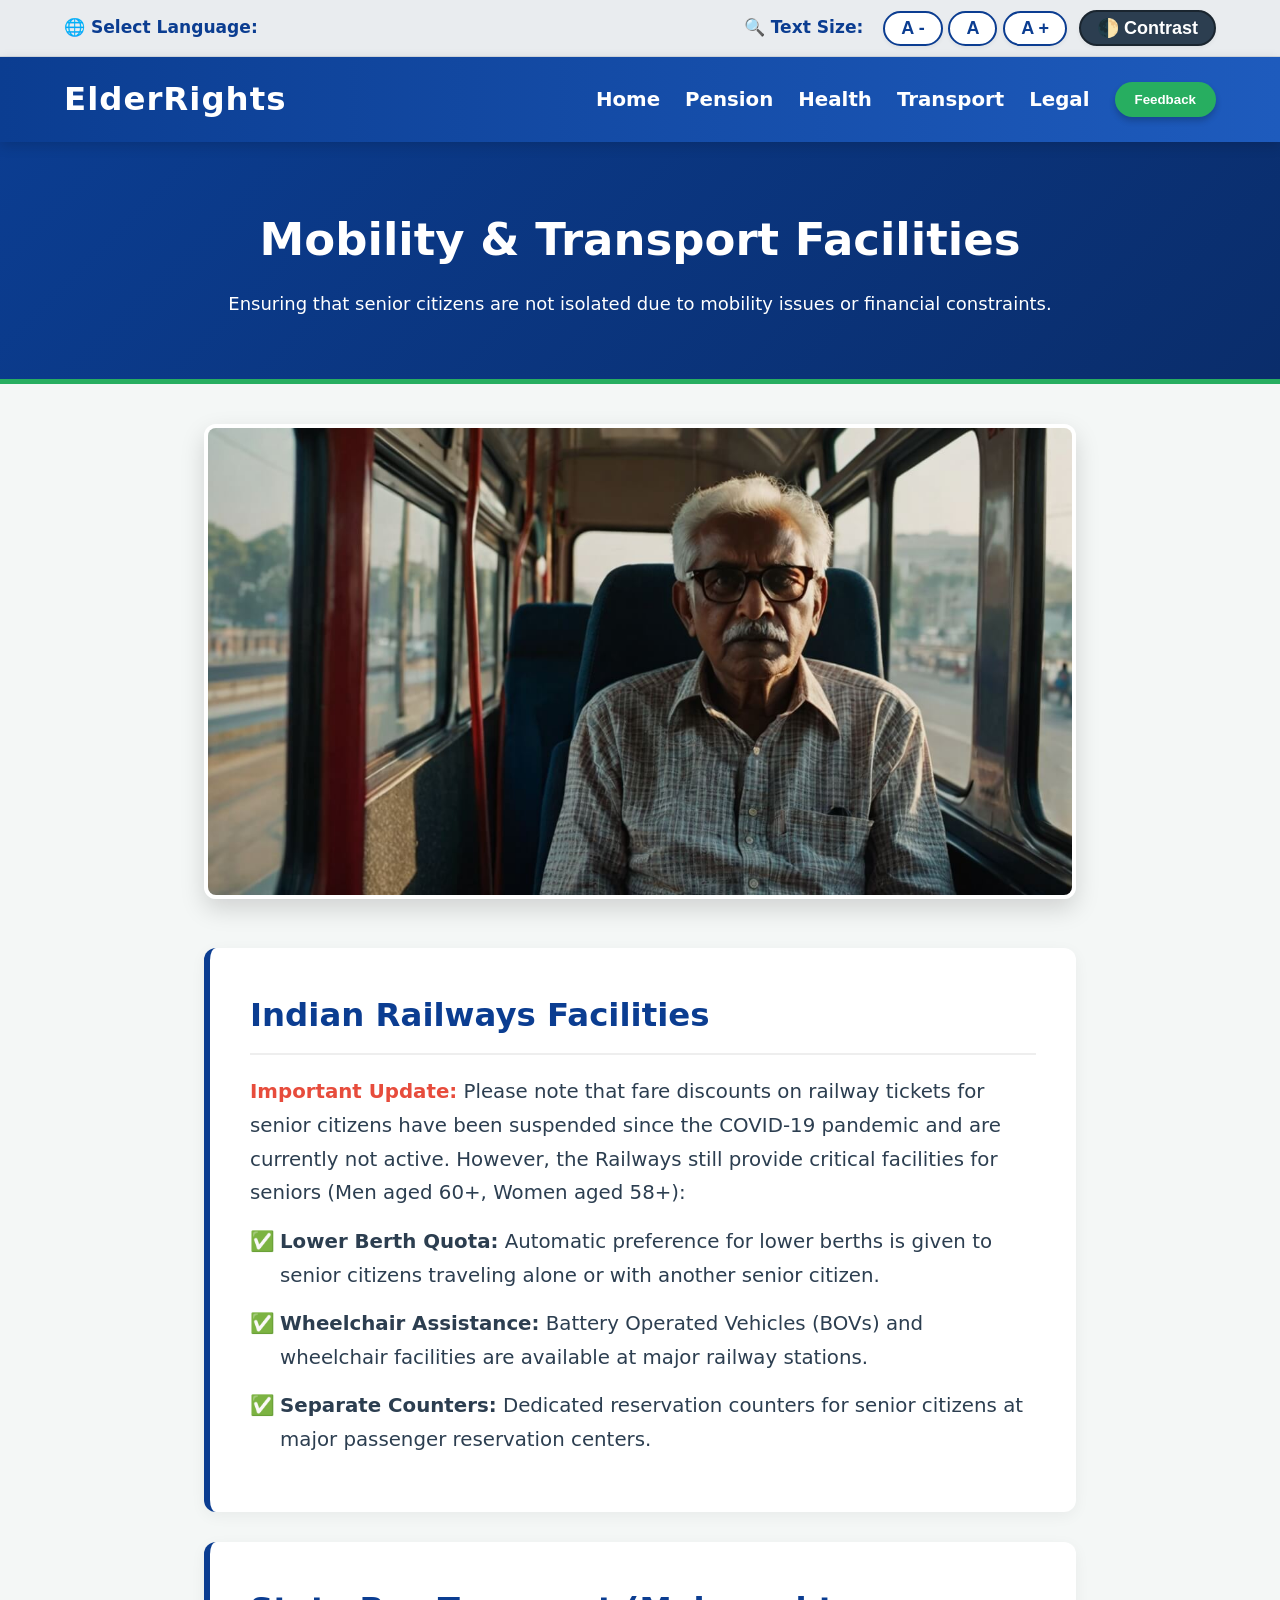
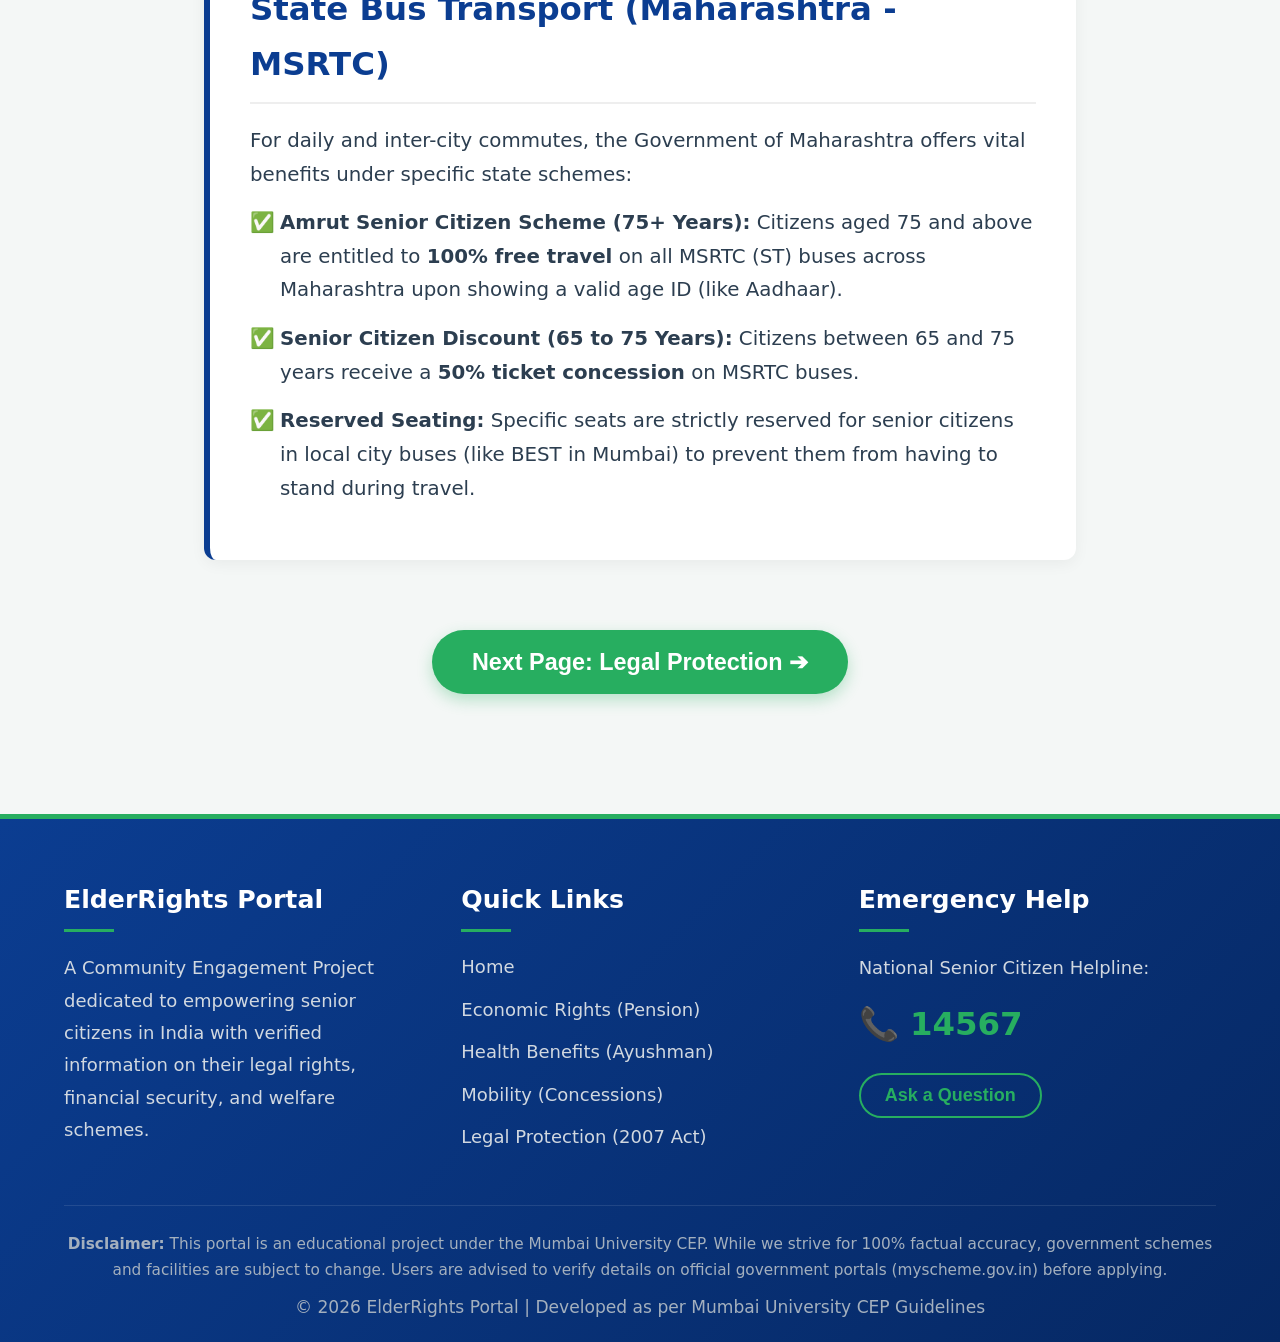
<file: ElderRights_Final/transport.html>
<!doctype html>
<html lang="en">
  <head>
    <meta charset="UTF-8" />
    <meta name="viewport" content="width=device-width, initial-scale=1.0" />
    <meta http-equiv="X-UA-Compatible" content="ie=edge" />
    <title>Mobility & Transport | ElderRights Portal</title>
    <link rel="preconnect" href="https://fonts.googleapis.com">
    <link rel="preconnect" href="https://fonts.gstatic.com" crossorigin>
    <link href="https://fonts.googleapis.com/css2?family=Merriweather:wght@400;700&family=Poppins:wght@300;400;500;600;700&display=swap" rel="stylesheet">

    <link rel="stylesheet" href="css/style.css" />
  </head>
  <body>
    <div class="utility-bar" aria-label="Accessibility Tools">
      <div class="utility-container">
        <div class="translate-wrapper">
          <span class="util-label">🌐 Select Language:</span>
          <div id="google_translate_element"></div>
        </div>
        <div class="accessibility-tools">
          <span class="util-label">🔍 Text Size:</span>
          <div class="zoom-buttons">
            <button
              class="btn-util"
              onclick="uiController.changeFontSize(-1)"
              aria-label="Zoom Out"
            >
              A -
            </button>
            <button
              class="btn-util"
              onclick="uiController.changeFontSize(0)"
              aria-label="Reset Zoom"
            >
              A
            </button>
            <button
              class="btn-util"
              onclick="uiController.changeFontSize(1)"
              aria-label="Zoom In"
            >
              A +
            </button>
          </div>
          <button
            class="btn-util btn-contrast"
            onclick="uiController.toggleHighContrast()"
            aria-label="Toggle High Contrast"
          >
            🌓 Contrast
          </button>
        </div>
      </div>
    </div>

    <nav class="main-nav">
      <div class="nav-logo">ElderRights</div>
      <ul class="nav-links">
        <li><a href="index.html">Home</a></li>
        <li><a href="pension.html">Pension</a></li>
        <li><a href="health.html">Health</a></li>
        <li><a href="transport.html">Transport</a></li>
        <li><a href="legal.html">Legal</a></li>
        <li>
          <button onclick="uiController.openModal()" class="btn-nav">Feedback</button>
        </li>
      </ul>
    </nav>

    <header class="page-header">
      <h1>Mobility & Transport Facilities</h1>
      <p>
        Ensuring that senior citizens are not isolated due to mobility issues or
        financial constraints.
      </p>
    </header>

    <main class="article-container" id="main-content">
      <div style="text-align: center; margin-bottom: 10px">
        <img
            src="images/transport.jpg"
            alt="Senior Citizens Smiling"
            class="responsive-img"
          />
      </div>

      <article class="article-card">
        <h2>Indian Railways Facilities</h2>
        <p>
          <strong style="color: #e74c3c">Important Update:</strong> Please note
          that fare discounts on railway tickets for senior citizens have been
          suspended since the COVID-19 pandemic and are currently not active.
          However, the Railways still provide critical facilities for seniors
          (Men aged 60+, Women aged 58+):
        </p>
        <ul class="article-list">
          <li>
            <strong>Lower Berth Quota:</strong> Automatic preference for lower
            berths is given to senior citizens traveling alone or with another
            senior citizen.
          </li>
          <li>
            <strong>Wheelchair Assistance:</strong> Battery Operated Vehicles
            (BOVs) and wheelchair facilities are available at major railway
            stations.
          </li>
          <li>
            <strong>Separate Counters:</strong> Dedicated reservation counters
            for senior citizens at major passenger reservation centers.
          </li>
        </ul>
      </article>

      <!-- <article class="article-card">
        <h2>Indian Railways Facilities</h2>
        <p>
          The Indian Railways provides dedicated facilities to make
          long-distance travel comfortable for senior citizens (Men aged 60+,
          Women aged 58+):
        </p>
        <ul class="article-list">
          <li>
            <strong>Lower Berth Quota:</strong> Automatic preference for lower
            berths is given to senior citizens traveling alone or with another
            senior citizen.
          </li>
          <li>
            <strong>Wheelchair Assistance:</strong> Battery Operated Vehicles
            (BOVs) and wheelchair facilities are available at major railway
            stations.
          </li>
          <li>
            <strong>Separate Counters:</strong> Dedicated reservation counters
            for senior citizens at major passenger reservation centers.
          </li>
        </ul>
      </article> -->

      <article class="article-card">
        <h2>State Bus Transport (Maharashtra - MSRTC)</h2>
        <p>
          For daily and inter-city commutes, the Government of Maharashtra
          offers vital benefits under specific state schemes:
        </p>
        <ul class="article-list">
          <li>
            <strong>Amrut Senior Citizen Scheme (75+ Years):</strong> Citizens
            aged 75 and above are entitled to
            <strong>100% free travel</strong> on all MSRTC (ST) buses across
            Maharashtra upon showing a valid age ID (like Aadhaar).
          </li>
          <li>
            <strong>Senior Citizen Discount (65 to 75 Years):</strong> Citizens
            between 65 and 75 years receive a
            <strong>50% ticket concession</strong> on MSRTC buses.
          </li>
          <li>
            <strong>Reserved Seating:</strong> Specific seats are strictly
            reserved for senior citizens in local city buses (like BEST in
            Mumbai) to prevent them from having to stand during travel.
          </li>
        </ul>
      </article>

      <div class="page-flow-nav" style="margin-top: 40px">
        <button class="btn-next" onclick="location.href = 'legal.html'">
          Next Page: Legal Protection ➔
        </button>
      </div>
    </main>

    <div id="feedbackModal" class="modal-overlay" aria-hidden="true">
      <div class="modal-content" style="text-align: center; padding: 40px 20px;">
        <span class="close-btn" onclick="uiController.closeModal()">&times;</span>
        
        <div style="font-size: 3rem; margin-bottom: 20px;">📝</div>
        <h2 style="color: var(--primary-color);">Community Survey & Feedback</h2>
        <p style="margin-bottom: 30px; font-size: 1.1rem; color: #555;">
            To better understand the needs of our elders, we have created an official community survey. 
            Please click the button below to share your thoughts or ask a question.
        </p>
        
        <a href="https://docs.google.com/forms/d/e/1FAIpQLSer8U01h0qXJmCHxvYrnHSfbm_OJPnxm2AyUxXi0PW23bNjOA/viewform?usp=publish-editor" target="_blank" rel="noopener noreferrer" class="btn-next" style="display: inline-block; text-decoration: none; box-shadow: 0 8px 20px rgba(39, 174, 96, 0.4);">
            Open Official Survey Form ➔
        </a>
        
        <p style="margin-top: 25px; font-size: 0.9rem; color: #888;">
            <em>Note: This secure form will open safely in a new tab.</em>
        </p>
      </div>
    </div>

    <footer class="site-footer">
      <div class="footer-content">
        <div class="footer-section about">
          <h3>ElderRights Portal</h3>
          <p>
            A Community Engagement Project dedicated to empowering senior
            citizens in India with verified information on their legal rights,
            financial security, and welfare schemes.
          </p>
        </div>

        <div class="footer-section links">
          <h3>Quick Links</h3>
          <ul>
            <li><a href="index.html">Home</a></li>
            <li><a href="pension.html">Economic Rights (Pension)</a></li>
            <li><a href="health.html">Health Benefits (Ayushman)</a></li>
            <li><a href="transport.html">Mobility (Concessions)</a></li>
            <li><a href="legal.html">Legal Protection (2007 Act)</a></li>
          </ul>
        </div>

        <div class="footer-section contact">
          <h3>Emergency Help</h3>
          <p>
            National Senior Citizen Helpline:<br />
            <strong
              ><a
                href="tel:14567"
                class="helpline-link"
                aria-label="Call National Helpline 14567"
                >📞 14567</a
              ></strong
            >
          </p>
          <button onclick="uiController.openModal()" class="btn-footer-nav">
            Ask a Question
          </button>
        </div>
      </div>
      <div class="footer-bottom">
        <p style="font-size: 0.85rem; margin-bottom: 10px; color: #a4b0be">
          <strong>Disclaimer:</strong> This portal is an educational project
          under the Mumbai University CEP. While we strive for 100% factual
          accuracy, government schemes and facilities are subject to change.
          Users are advised to verify details on official government portals
          (myscheme.gov.in) before applying.
        </p>
        <p>
          &copy; 2026 ElderRights Portal | Developed as per Mumbai University
          CEP Guidelines
        </p>
      </div>
    </footer>

    <script type="text/javascript">
      function googleTranslateElementInit() {
        new google.translate.TranslateElement(
          {
            pageLanguage: "en",
            includedLanguages:
              "en,hi,bn,te,mr,ta,ur,gu,kn,ml,pa,as,or,sa,mai,sd,ne,doi,gom,mni",
            layout: google.translate.TranslateElement.InlineLayout.SIMPLE,
          },
          "google_translate_element",
        );
      }
    </script>
    <script
      type="text/javascript"
      src="https://translate.google.com/translate_a/element.js?cb=googleTranslateElementInit"
      defer
    ></script>
    <script src="js/script.js"></script>
  </body>
</html>
</file>
<file: ElderRights_Final/css/style.css>
/* =====================================================================
   1. CSS VARIABLES (Premium & Accessible Theme)
   ===================================================================== */
:root {
    --primary-color: #0b3d91; /* Richer, deeper Navy Blue for a grand feel */
    --primary-light: #1e5bbd; /* Lighter accent for gradients */
    --secondary-color: #f4f7f6; /* Soft cream/gray background to reduce eye strain */
    --text-color: #2c3e50;
    --card-bg: #ffffff;
    --btn-bg: #27ae60; /* Premium vibrant green */
    --btn-text: #ffffff;
    --border-radius: 12px; /* Softer, friendlier corners */
    --base-font-size: 18px; 
    --transition-speed: 0.3s;
}

/* High Contrast Mode Variables */
[data-theme="high-contrast"] {
    --primary-color: #000000;
    --primary-light: #222222;
    --secondary-color: #000000;
    --text-color: #ffff00;
    --card-bg: #111111;
    --btn-bg: #ffff00;
    --btn-text: #000000;
}




/* =====================================================================
   STRICT HIGH CONTRAST MODE OVERRIDES (Bug-Free)
   ===================================================================== */
[data-theme="high-contrast"] {
    --primary-color: #000000 !important;
    --primary-light: #111111 !important;
    --secondary-color: #000000 !important;
    --text-color: #ffff00 !important; /* Pure Yellow */
    --card-bg: #111111 !important;
    --btn-bg: #ffff00 !important; /* Pure Yellow Background for Buttons */
    --btn-text: #000000 !important; /* Pure Black Text for Buttons */
}

/* 1. Force the main body and layout containers to Black */
[data-theme="high-contrast"] body,
[data-theme="high-contrast"] .site-footer,
[data-theme="high-contrast"] .main-nav,
[data-theme="high-contrast"] .hero-section,
[data-theme="high-contrast"] .utility-bar,
[data-theme="high-contrast"] .card,
[data-theme="high-contrast"] .modal-content {
    background: #000000 !important;
    background-color: #000000 !important;
    border-color: var(--text-color) !important;
}

/* 2. Intelligently target text elements to turn Yellow (Without touching buttons) */
[data-theme="high-contrast"] h1,
[data-theme="high-contrast"] h2,
[data-theme="high-contrast"] h3,
[data-theme="high-contrast"] p,
[data-theme="high-contrast"] li,
[data-theme="high-contrast"] span:not(.close-btn),
[data-theme="high-contrast"] label,
[data-theme="high-contrast"] .nav-logo,
[data-theme="high-contrast"] a:not([class*="btn"]) {
    color: var(--text-color) !important;
}

/* 3. Force inputs and forms to comply */
[data-theme="high-contrast"] input,
[data-theme="high-contrast"] select,
[data-theme="high-contrast"] textarea {
    background-color: #000000 !important;
    color: var(--text-color) !important;
    border: 1px solid var(--text-color) !important;
}

/* 4. PROTECT THE BRIGHT SIDE: Buttons must be Yellow with BLACK text */
[data-theme="high-contrast"] button,
[data-theme="high-contrast"] .btn-external,
[data-theme="high-contrast"] .btn-submit,
[data-theme="high-contrast"] .btn-next,
[data-theme="high-contrast"] .btn-nav,
[data-theme="high-contrast"] .btn-util,
[data-theme="high-contrast"] .btn-footer-nav {
    background: var(--btn-bg) !important;
    background-color: var(--btn-bg) !important;
    color: var(--btn-text) !important; /* Forces Black Text */
    border: 2px solid var(--btn-bg) !important;
    font-weight: 900 !important;
}

/* 5. Ultimate safeguard: Any text sitting inside a button is forced to Black */
[data-theme="high-contrast"] button *,
[data-theme="high-contrast"] [class*="btn"] * {
    color: var(--btn-text) !important;
}

/* =====================================================================
   2. GLOBAL RESET & TYPOGRAPHY
   ===================================================================== */
* {
    margin: 0;
    padding: 0;
    box-sizing: border-box;
}

html {
    scroll-behavior: smooth; /* Smooth scrolling for anchor links */
}

body {
    font-family: 'Segoe UI', system-ui, -apple-system, sans-serif;
    font-size: var(--base-font-size);
    background-color: var(--secondary-color);
    color: var(--text-color);
    line-height: 1.7;
    transition: background-color var(--transition-speed), color var(--transition-speed);
}

/* =====================================================================
   3. UTILITY & ACCESSIBILITY BAR
   ===================================================================== */
.utility-bar {
    background-color: #e9ecef;
    border-bottom: 1px solid #d1d8e0;
    padding: 10px 5%;
}

.utility-container {
    max-width: 1200px;
    margin: 0 auto;
    display: flex;
    justify-content: space-between;
    align-items: center;
    flex-wrap: wrap;
    gap: 15px;
}

.util-label {
    font-size: 0.95rem;
    font-weight: 600;
    color: var(--primary-color);
    margin-right: 8px;
}

.translate-wrapper, .accessibility-tools {
    display: flex;
    align-items: center;
    gap: 12px;
}

/* Beautiful Pill Buttons */
.btn-util {
    background: white;
    border: 2px solid var(--primary-color);
    color: var(--primary-color);
    padding: 5px 16px;
    border-radius: 50px; 
    cursor: pointer;
    font-weight: 700;
    font-size: 1rem;
    transition: all var(--transition-speed) ease;
    box-shadow: 0 2px 4px rgba(0,0,0,0.05);
}

.btn-util:hover {
    background-color: var(--primary-color);
    color: white;
    transform: translateY(-2px);
    box-shadow: 0 4px 8px rgba(0,0,0,0.15);
}

.btn-contrast {
    background-color: #2c3e50;
    color: #fff;
    border-color: #1a252f;
}

.btn-contrast:hover { background-color: #000; }

/* Google Translate UI Fix */
#google_translate_element select {
    padding: 5px;
    border-radius: 6px;
    border: 1px solid var(--primary-color);
    font-size: 0.9rem;
    outline: none;
}

/* =====================================================================
   4. NAVIGATION BAR (Grand & Sticky)
   ===================================================================== */
.main-nav {
    background: linear-gradient(90deg, var(--primary-color) 0%, var(--primary-light) 100%);
    color: white;
    display: flex;
    justify-content: space-between;
    align-items: center;
    padding: 15px 5%;
    position: sticky;
    top: 0;
    z-index: 100;
    box-shadow: 0 4px 12px rgba(0,0,0,0.15);
}

.nav-logo { 
    font-size: 1.8rem; 
    font-weight: 800; 
    letter-spacing: 1px;
}

.nav-links { 
    list-style: none; 
    display: flex; 
    gap: 25px; 
    align-items: center; 
}

.nav-links a { 
    color: white; 
    text-decoration: none; 
    font-weight: 600; 
    font-size: 1.1rem; 
    transition: opacity var(--transition-speed);
}

.nav-links a:hover { opacity: 0.8; }

.btn-nav {
    background-color: var(--btn-bg);
    color: var(--btn-text);
    border: none;
    padding: 10px 20px;
    border-radius: 50px;
    cursor: pointer;
    font-weight: bold;
    box-shadow: 0 4px 6px rgba(0,0,0,0.2);
    transition: transform var(--transition-speed);
}

.btn-nav:hover { transform: scale(1.05); }

/* =====================================================================
   5. HERO SECTION (The "Grand" Welcome)
   ===================================================================== */
.hero-section {
    background: linear-gradient(135deg, #e0eafc 0%, #cfdef3 100%);
    padding: 60px 5%;
    text-align: center;
    border-bottom: 1px solid #c8d6e5;
}

[data-theme="high-contrast"] .hero-section {
    background: #000;
    border-bottom: 2px solid #fff;
}

.hero-content h1 {
    font-size: 2.8rem;
    color: var(--primary-color);
    margin-bottom: 15px;
    font-weight: 800;
}

.hero-content p {
    font-size: 1.3rem;
    max-width: 800px;
    margin: 0 auto;
    color: var(--text-color);
}

/* =====================================================================
   6. GRID LAYOUT & BEAUTIFUL CARDS
   ===================================================================== */
.grid-container {
    display: grid;
    /* Forces exactly 3 equal columns on large screens for perfect 6-card symmetry */
    grid-template-columns: repeat(3, 1fr); 
    gap: 30px;
    padding: 50px 5%;
    max-width: 1200px;
    margin: 0 auto;
}

.card {
    background: var(--card-bg);
    border-radius: var(--border-radius);
    padding: 30px 20px;
    text-align: center;
    box-shadow: 0 4px 10px rgba(0,0,0,0.06);
    border-top: 6px solid var(--primary-color);
    transition: transform var(--transition-speed) ease, box-shadow var(--transition-speed) ease;
    display: flex;
    flex-direction: column;
    justify-content: space-between;
    height: 100%;
}

.card:hover {
    transform: translateY(-8px);
    box-shadow: 0 12px 20px rgba(0,0,0,0.12);
}

.card-icon { font-size: 3.5rem; margin-bottom: 15px; }
.card h2 { margin-bottom: 10px; font-size: 1.4rem; color: var(--primary-color); }
.card p { margin-bottom: 20px; flex-grow: 1; font-size: 0.95rem; }

.btn-external {
    display: inline-block;
    padding: 12px 20px;
    background-color: var(--primary-light);
    color: var(--btn-text); /* Now inherits properly for dark mode */
    text-decoration: none;
    border-radius: 8px;
    font-weight: bold;
    transition: background-color var(--transition-speed);
    width: 100%;
}

.btn-external:hover { background-color: var(--primary-color); }
/* =====================================================================
   7. MEDIA SECTION & PAGE FLOW
   ===================================================================== */
.video-guide {
    max-width: 800px;
    margin: -30px auto 20px auto; /* Pulls video slightly into hero section */
    padding: 0 5%;
    position: relative;
    z-index: 10;
}

.video-player {
    width: 100%;
    border-radius: var(--border-radius);
    box-shadow: 0 10px 25px rgba(0,0,0,0.2);
    background: #000;
    border: 4px solid white;
}

.page-flow-nav { text-align: center; margin: 20px 0 60px 0; }

.btn-next {
    background-color: var(--btn-bg);
    color: white;
    font-size: 1.3rem;
    font-weight: 800;
    padding: 18px 40px;
    border: none;
    border-radius: 50px;
    cursor: pointer;
    box-shadow: 0 6px 15px rgba(39, 174, 96, 0.3);
    transition: all var(--transition-speed);
}

.btn-next:hover {
    transform: translateY(-3px) scale(1.02);
    box-shadow: 0 10px 20px rgba(39, 174, 96, 0.4);
}

/* =====================================================================
   8. MODAL (POPUP FORM)
   ===================================================================== */
.modal-overlay {
    display: none; 
    position: fixed;
    top: 0; left: 0; width: 100%; height: 100%;
    background-color: rgba(0,0,0,0.6);
    -webkit-backdrop-filter: blur(4px); /* Premium glass effect - Safari support */
    backdrop-filter: blur(4px); /* Premium glass effect */
    z-index: 1000;
    justify-content: center;
    align-items: center;
}

.modal-content {
    background-color: var(--card-bg);
    padding: 40px;
    border-radius: var(--border-radius);
    width: 90%;
    max-width: 500px;
    position: relative;
    box-shadow: 0 20px 40px rgba(0,0,0,0.3);
    border: 1px solid rgba(0,0,0,0.1);
}

.modal-content h2 { margin-bottom: 20px; color: var(--primary-color); }

.close-btn {
    position: absolute;
    top: 15px; right: 25px;
    font-size: 2.5rem;
    cursor: pointer;
    color: #e74c3c;
    line-height: 1;
    transition: transform 0.2s;
}

.close-btn:hover { transform: scale(1.2); }

form { display: flex; flex-direction: column; gap: 15px; }
label { font-weight: bold; color: var(--text-color); }

input, select, textarea {
    padding: 12px;
    font-size: 1rem;
    border: 1px solid #bdc3c7;
    border-radius: 8px;
    width: 100%;
    transition: border-color var(--transition-speed);
    font-family: inherit;
}

input:focus, select:focus, textarea:focus {
    border-color: var(--primary-color);
    outline: none;
    box-shadow: 0 0 0 3px rgba(11, 61, 145, 0.1);
}

.btn-submit {
    background-color: var(--primary-color);
    color: #fff;
    padding: 14px;
    border: none;
    border-radius: 8px;
    font-size: 1.1rem;
    font-weight: bold;
    cursor: pointer;
    transition: background-color var(--transition-speed);
}

.btn-submit:hover { background-color: var(--primary-light); }

#formStatus { margin-top: 15px; font-weight: bold; text-align: center; }
.status-success { color: #27ae60; }
.status-error { color: #e74c3c; }

/* =====================================================================
   9. DEEP MOBILE RESPONSIVENESS (All Screen Sizes)
   ===================================================================== */
/* Standard Tablets */
@media (max-width: 1024px) {
    .grid-container {
        grid-template-columns: repeat(2, 1fr); /* 2 columns for tablets */
    }
}

@media (max-width: 768px) {
    /* Sleek Mobile Utility Bar */
    .utility-container { 
        flex-direction: column; 
        gap: 12px; 
    }
    .translate-wrapper, .accessibility-tools { 
        width: 100%; 
        justify-content: center; 
    }
    
    .main-nav { flex-direction: column; gap: 15px; }
    .nav-links { flex-wrap: wrap; justify-content: center; gap: 15px; }
    
    .hero-content h1 { font-size: 2.2rem; }
    .hero-content p { font-size: 1.1rem; }
    .video-guide { margin-top: 20px; }
    .btn-next { width: 100%; }
}

/* Old, Small Phones (e.g., iPhone SE) */
@media (max-width: 600px) {
    .grid-container {
        grid-template-columns: 1fr; /* 1 column for phones */
        padding: 30px 5%;
        gap: 20px;
    }

    /* THE UTILITY BAR FIX: Hides text, keeps buttons horizontal */
    .util-label { display: none; } /* Removes clutter! */
    
    .accessibility-tools { 
        flex-direction: row; /* Forces them to stay side-by-side */
        justify-content: center;
        flex-wrap: wrap;
        gap: 10px;
    }

    .zoom-buttons {
        display: flex;
        gap: 8px;
    }

    .btn-util {
        padding: 8px 16px; /* Larger tap targets for fingers */
        font-size: 0.95rem; 
    }

    .nav-logo { font-size: 1.5rem; }
    .nav-links a { font-size: 1rem; }
    
    .hero-content h1 { font-size: 1.8rem; }
    .card { padding: 20px 15px; }
    .card-icon { font-size: 2.8rem; }
    .card h2 { font-size: 1.25rem; }
    
    .btn-next { font-size: 1.1rem; padding: 15px 20px; }
    .site-footer { padding: 30px 5% 15px; }
    .helpline-link { font-size: 1.5rem; }
}
/* =====================================================================
   10. GRAND FOOTER
   ===================================================================== */
.site-footer {
    background: linear-gradient(135deg, var(--primary-color) 0%, #062863 100%);
    color: #ffffff;
    padding: 60px 5% 20px;
    margin-top: 60px;
    border-top: 5px solid var(--btn-bg); /* Premium green accent line */
}

[data-theme="high-contrast"] .site-footer {
    background: #000000;
    border-top: 5px solid #ffff00;
}

.footer-content {
    max-width: 1200px;
    margin: 0 auto;
    display: grid;
    grid-template-columns: repeat(auto-fit, minmax(250px, 1fr));
    gap: 40px;
    margin-bottom: 40px;
}

.footer-section h3 {
    color: #ffffff;
    font-size: 1.4rem;
    margin-bottom: 20px;
    position: relative;
    padding-bottom: 10px;
}

/* Beautiful underline effect for footer headings */
.footer-section h3::after {
    content: '';
    position: absolute;
    left: 0;
    bottom: 0;
    width: 50px;
    height: 3px;
    background-color: var(--btn-bg);
}

.footer-section p {
    color: #d1d8e0;
    line-height: 1.8;
}

.footer-section.links ul {
    list-style: none;
}

.footer-section.links li {
    margin-bottom: 12px;
}

.footer-section.links a {
    color: #d1d8e0;
    text-decoration: none;
    transition: color var(--transition-speed), padding-left var(--transition-speed);
    display: inline-block;
}

/* Elegant slide-right effect on hover */
.footer-section.links a:hover {
    color: var(--btn-bg);
    padding-left: 8px; 
}

.helpline-link {
    color: var(--btn-bg);
    font-size: 1.8rem;
    text-decoration: none;
    display: inline-block;
    margin-top: 10px;
    transition: transform var(--transition-speed);
}

.helpline-link:hover {
    transform: scale(1.1);
}

.btn-footer-nav {
    background-color: transparent;
    color: var(--btn-bg);
    border: 2px solid var(--btn-bg);
    padding: 10px 24px;
    border-radius: 50px;
    cursor: pointer;
    font-weight: bold;
    font-size: 1rem;
    margin-top: 20px;
    transition: all var(--transition-speed);
}

.btn-footer-nav:hover {
    background-color: var(--btn-bg);
    color: #ffffff;
    box-shadow: 0 4px 10px rgba(39, 174, 96, 0.4);
}

.footer-bottom {
    text-align: center;
    padding-top: 25px;
    border-top: 1px solid rgba(255, 255, 255, 0.1);
    color: #a4b0be;
    font-size: 0.95rem;
}

/* Mobile adjustments for the footer */
@media (max-width: 768px) {
    .site-footer {
        padding: 40px 5% 20px;
    }
    .footer-section {
        text-align: center;
    }
    .footer-section h3::after {
        left: 50%;
        transform: translateX(-50%);
    }
    .footer-section.links a:hover {
        padding-left: 0;
        transform: scale(1.05); /* Change slide to scale for mobile touch */
    }
}

/* =====================================================================
   11. SYSTEM BUG FIXES & OVERRIDES
   ===================================================================== */

/* FIX: Prevent Google Translate from pushing the website down */
body {
    top: 0 !important;
}

/* FIX: Hide the ugly Google Translate top bar frame completely */
.skiptranslate iframe {
    display: none !important;
    visibility: hidden !important;
}

/* FIX: Hide the "Powered by Google" text to keep the utility bar clean */
.goog-logo-link {
    display: none !important;
}
.goog-te-gadget {
    color: transparent !important;
    font-size: 0px !important;
}

/* FIX: Ensure the dropdown text matches your website theme */
.goog-te-gadget .goog-te-combo {
    color: var(--primary-color) !important;
    font-family: inherit !important;
    font-weight: bold;
    font-size: 14px !important;
    margin: 0;
    padding: 5px;
    border-radius: 6px;
    border: 2px solid var(--primary-color);
}

/* High Contrast override for the translate dropdown */
[data-theme="high-contrast"] .goog-te-gadget .goog-te-combo {
    background-color: #000 !important;
    color: #ff0 !important;
    border: 2px solid #ff0 !important;
}

/* =====================================================================
   12. INNER PAGE STYLES (Article Layouts)
   ===================================================================== */
.page-header {
    background: linear-gradient(135deg, var(--primary-color) 0%, #0a2d6b 100%);
    color: white;
    padding: 60px 5%;
    text-align: center;
    border-bottom: 5px solid var(--btn-bg);
}

.page-header h1 {
    font-size: 2.5rem;
    margin-bottom: 10px;
}

.article-container {
    max-width: 1000px;
    margin: 40px auto;
    padding: 0 5%;
    display: flex;
    flex-direction: column;
    gap: 30px;
}

.article-card {
    background: var(--card-bg);
    border-radius: var(--border-radius);
    padding: 40px;
    box-shadow: 0 4px 15px rgba(0,0,0,0.05);
    border-left: 6px solid var(--primary-color);
}

.article-card h2 {
    color: var(--primary-color);
    font-size: 1.8rem;
    margin-bottom: 20px;
    border-bottom: 2px solid #eee;
    padding-bottom: 10px;
}

.article-card p {
    font-size: 1.1rem;
    margin-bottom: 15px;
}

.article-list {
    list-style-type: none;
    padding-left: 0;
}

.article-list li {
    font-size: 1.1rem;
    margin-bottom: 15px;
    padding-left: 30px;
    position: relative;
}

.article-list li::before {
    content: '✅';
    position: absolute;
    left: 0;
    top: 0;
}

.document-list li::before {
    content: '📄';
}

/* Ensure High Contrast overrides apply to the new inner page elements */
[data-theme="high-contrast"] .page-header { background: #000 !important; border-bottom: 5px solid #ff0 !important; }
[data-theme="high-contrast"] .article-card { background: #111 !important; border-color: #ff0 !important; }
[data-theme="high-contrast"] .article-card h2 { border-color: #333 !important; }


/* =====================================================================
   13. INTRODUCTION & IMAGE STYLING
   ===================================================================== */
.intro-section {
    background: var(--card-bg);
    padding: 60px 5%;
    border-bottom: 1px solid #c8d6e5;
}

/* High Contrast Override for Intro Section */
[data-theme="high-contrast"] .intro-section {
    background: #000 !important;
    border-bottom: 2px solid #ff0 !important;
}

.intro-container {
    max-width: 1200px;
    margin: 0 auto;
    display: flex;
    align-items: center;
    gap: 40px;
}

.intro-text { flex: 1; }

.intro-text h2 {
    color: var(--primary-color);
    font-size: 2.2rem;
    margin-bottom: 20px;
}

.intro-text p {
    font-size: 1.15rem;
    margin-bottom: 15px;
    line-height: 1.8;
}

.intro-image {
    flex: 1;
    text-align: center;
}

/* Global Image Styling - Keeps them beautiful and responsive */
.responsive-img {
    max-width: 100%;
    height: auto;
    border-radius: var(--border-radius);
    box-shadow: 0 10px 25px rgba(0,0,0,0.15);
    border: 4px solid var(--card-bg);
    object-fit: cover;
}

[data-theme="high-contrast"] .responsive-img {
    border-color: var(--text-color) !important;
}

/* Mobile responsive for intro */
@media (max-width: 768px) {
    .intro-container {
        flex-direction: column-reverse; /* Puts image above text on phones */
    }
}

/* =====================================================================
   14. MINIMALIST AUTOMATIC SLIDESHOW (Geo-Tag Safe)
   ===================================================================== */
.community-slideshow-section {
    padding: 60px 0;
    background-color: var(--secondary-color);
    text-align: center;
    border-top: 2px solid #e1e8ed;
}

.community-slideshow-section .gallery-header h2 {
    color: var(--primary-color);
    font-size: 2.2rem;
    margin-bottom: 30px;
}

.slideshow-container {
    max-width: 800px; /* Keeps it minimal and focused */
    margin: 0 auto;
    position: relative;
    border-radius: var(--border-radius);
    overflow: hidden;
    background-color: #000000; /* Dark backdrop for vertical mobile photos */
    box-shadow: 0 10px 30px rgba(0,0,0,0.15);
    height: 500px; /* Fixed height for consistency */
}

.slide {
    display: none; /* Hidden by default, JS will animate them */
    width: 100%;
    height: 100%;
}

/* GEO-TAG SAFE: contain prevents any cropping */
.slide img {
    width: 100%;
    height: 100%;
    object-fit: contain; 
    display: block;
}

/* Elegant Fading Animation */
.fade {
    animation-name: fadeAnim;
    animation-duration: 1.5s; /* Smooth transition speed */
}

@keyframes fadeAnim {
    from { opacity: 0.2 }
    to { opacity: 1 }
}

/* Mobile Adjustments */
@media (max-width: 768px) {
    .slideshow-container {
        height: 400px; /* Slightly shorter on mobile screens */
        max-width: 90%;
    }
}

/* High Contrast Override */
[data-theme="high-contrast"] .community-slideshow-section { background: #000; border-top: 2px solid #ff0; }
[data-theme="high-contrast"] .slideshow-container { border: 2px solid #ff0; }
</file>
